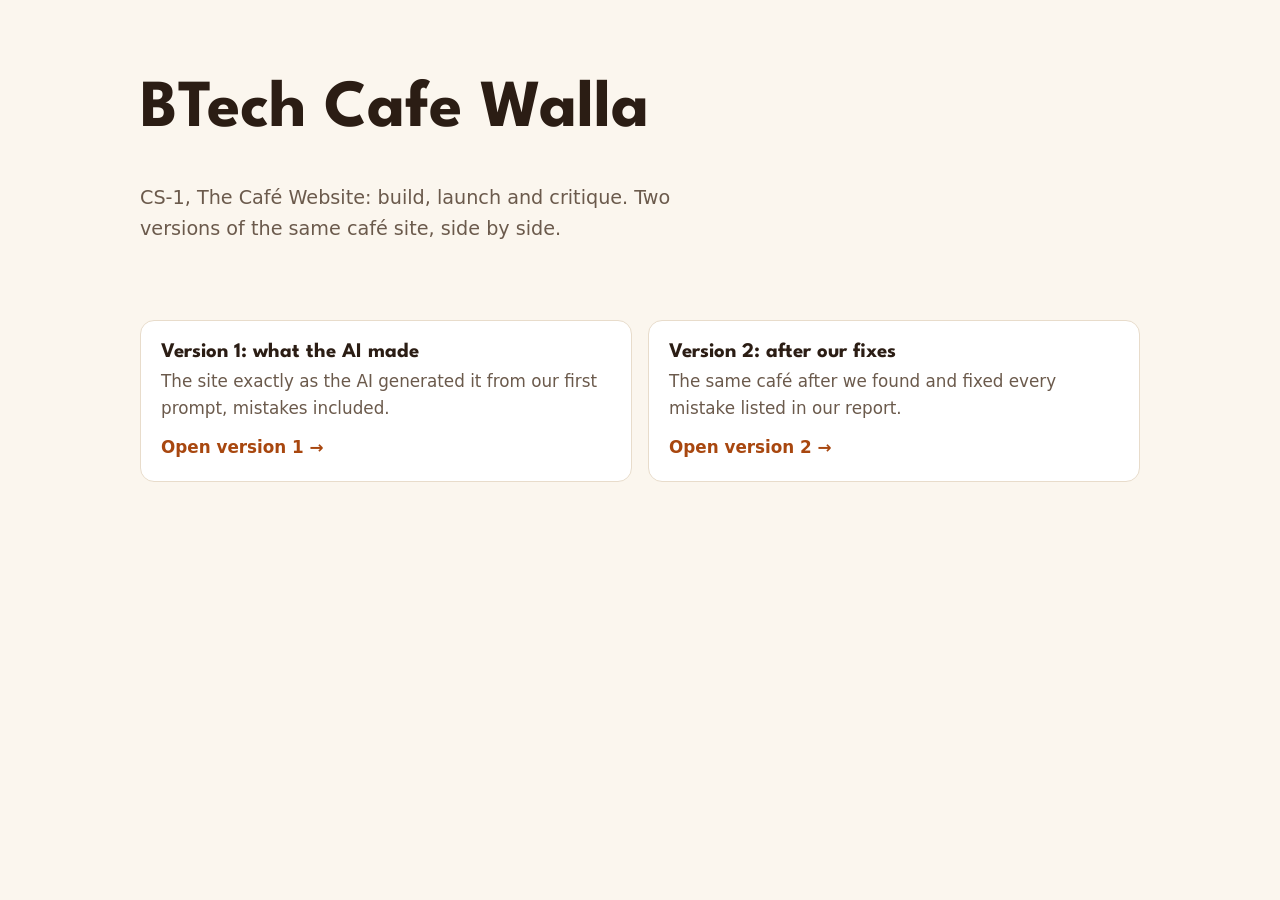
<file: index.html>
<!DOCTYPE html>
<html lang="en">
<head>
  <meta charset="UTF-8">
  <meta name="viewport" content="width=device-width, initial-scale=1">
  <title>BTech Cafe Walla · AI course project</title>
  <link rel="stylesheet" href="fixed/style.css">
  <style>
    .versions { display: grid; grid-template-columns: repeat(auto-fit, minmax(260px, 1fr)); gap: 16px; margin-bottom: 64px; }
    .versions a { display: block; text-decoration: none; color: var(--ink); }
    .versions .card:hover { border-color: var(--accent); }
    .versions .tagline { font-weight: 600; color: var(--accent); margin-top: 12px; }
  </style>
</head>
<body>
  <main class="wrap">
    <div class="hero">
      <h1>BTech Cafe Walla</h1>
      <p>CS-1, The Café Website: build, launch and critique. Two versions of the same café site, side by side.</p>
    </div>
    <div class="versions">
      <a href="ai-version/index.html">
        <div class="card">
          <h3>Version 1: what the AI made</h3>
          <p>The site exactly as the AI generated it from our first prompt, mistakes included.</p>
          <p class="tagline">Open version 1 →</p>
        </div>
      </a>
      <a href="fixed/index.html">
        <div class="card">
          <h3>Version 2: after our fixes</h3>
          <p>The same café after we found and fixed every mistake listed in our report.</p>
          <p class="tagline">Open version 2 →</p>
        </div>
      </a>
    </div>
  </main>
</body>
</html>
</file>
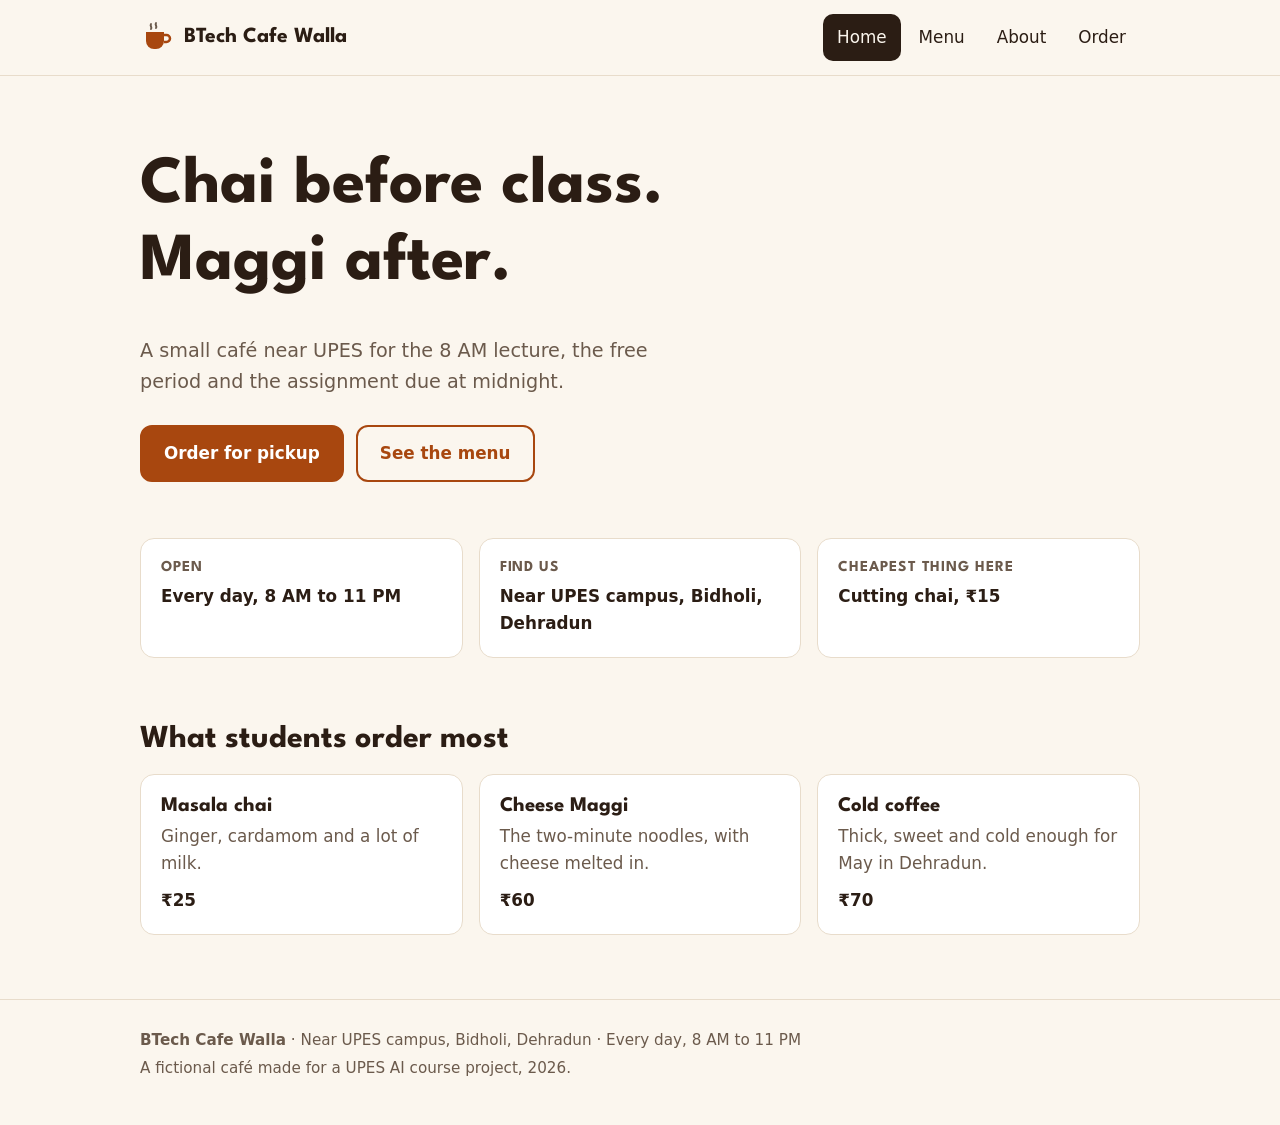
<file: fixed/index.html>
<!DOCTYPE html>
<html lang="en">
<head>
  <meta charset="UTF-8">
  <meta name="viewport" content="width=device-width, initial-scale=1">
  <title>BTech Cafe Walla · Chai and Maggi near UPES</title>
  <meta name="description" content="Chai, coffee, Maggi and sandwiches near UPES, Dehradun. Order ahead and pick up at the counter.">
  <link rel="stylesheet" href="style.css">
</head>
<body>
  <a class="skip" href="#main">Skip to content</a>

  <header class="top">
    <div class="wrap">
      <a class="brand" href="index.html">
        <svg width="34" height="34" viewBox="0 0 34 34" aria-hidden="true"><path d="M6 12h18v9a8 8 0 0 1-8 8h-2a8 8 0 0 1-8-8z" fill="#a8470f"/><path d="M24 15h2.5a3.5 3.5 0 0 1 0 7H24" fill="none" stroke="#a8470f" stroke-width="2.5"/><path d="M11 4c-1.5 2 1.5 3 0 5M16 3c-1.5 2 1.5 3 0 5" fill="none" stroke="#6b5a4c" stroke-width="2" stroke-linecap="round"/></svg>
        BTech Cafe Walla
      </a>
      <nav aria-label="Main">
        <ul class="nav">
          <li><a href="index.html">Home</a></li>
          <li><a href="menu.html">Menu</a></li>
          <li><a href="about.html">About</a></li>
          <li><a href="order.html">Order</a></li>
        </ul>
      </nav>
    </div>
  </header>

  <main id="main" class="wrap">
    <div class="hero">
      <h1>Chai before class. Maggi after.</h1>
      <p>A small café near UPES for the 8 AM lecture, the free period and the assignment due at midnight.</p>
      <div class="actions">
        <a class="button" href="order.html">Order for pickup</a>
        <a class="button ghost" href="menu.html">See the menu</a>
      </div>
    </div>

    <div class="facts">
      <div class="fact">
        <h2>Open</h2>
        <p data-cafe="hours"></p>
      </div>
      <div class="fact">
        <h2>Find us</h2>
        <p data-cafe="location"></p>
      </div>
      <div class="fact">
        <h2>Cheapest thing here</h2>
        <p>Cutting chai, ₹15</p>
      </div>
    </div>

    <section>
      <h2>What students order most</h2>
      <div class="cards">
        <div class="card">
          <h3>Masala chai</h3>
          <p>Ginger, cardamom and a lot of milk.</p>
          <p class="price">₹25</p>
        </div>
        <div class="card">
          <h3>Cheese Maggi</h3>
          <p>The two-minute noodles, with cheese melted in.</p>
          <p class="price">₹60</p>
        </div>
        <div class="card">
          <h3>Cold coffee</h3>
          <p>Thick, sweet and cold enough for May in Dehradun.</p>
          <p class="price">₹70</p>
        </div>
      </div>
    </section>
  </main>

  <footer class="foot">
    <div class="wrap">
      <p><strong>BTech Cafe Walla</strong> · <span data-cafe="location"></span> · <span data-cafe="hours"></span></p>
      <p>A fictional café made for a UPES AI course project, <span data-year></span>.</p>
    </div>
  </footer>

  <script src="cafe.js"></script>
</body>
</html>
</file>
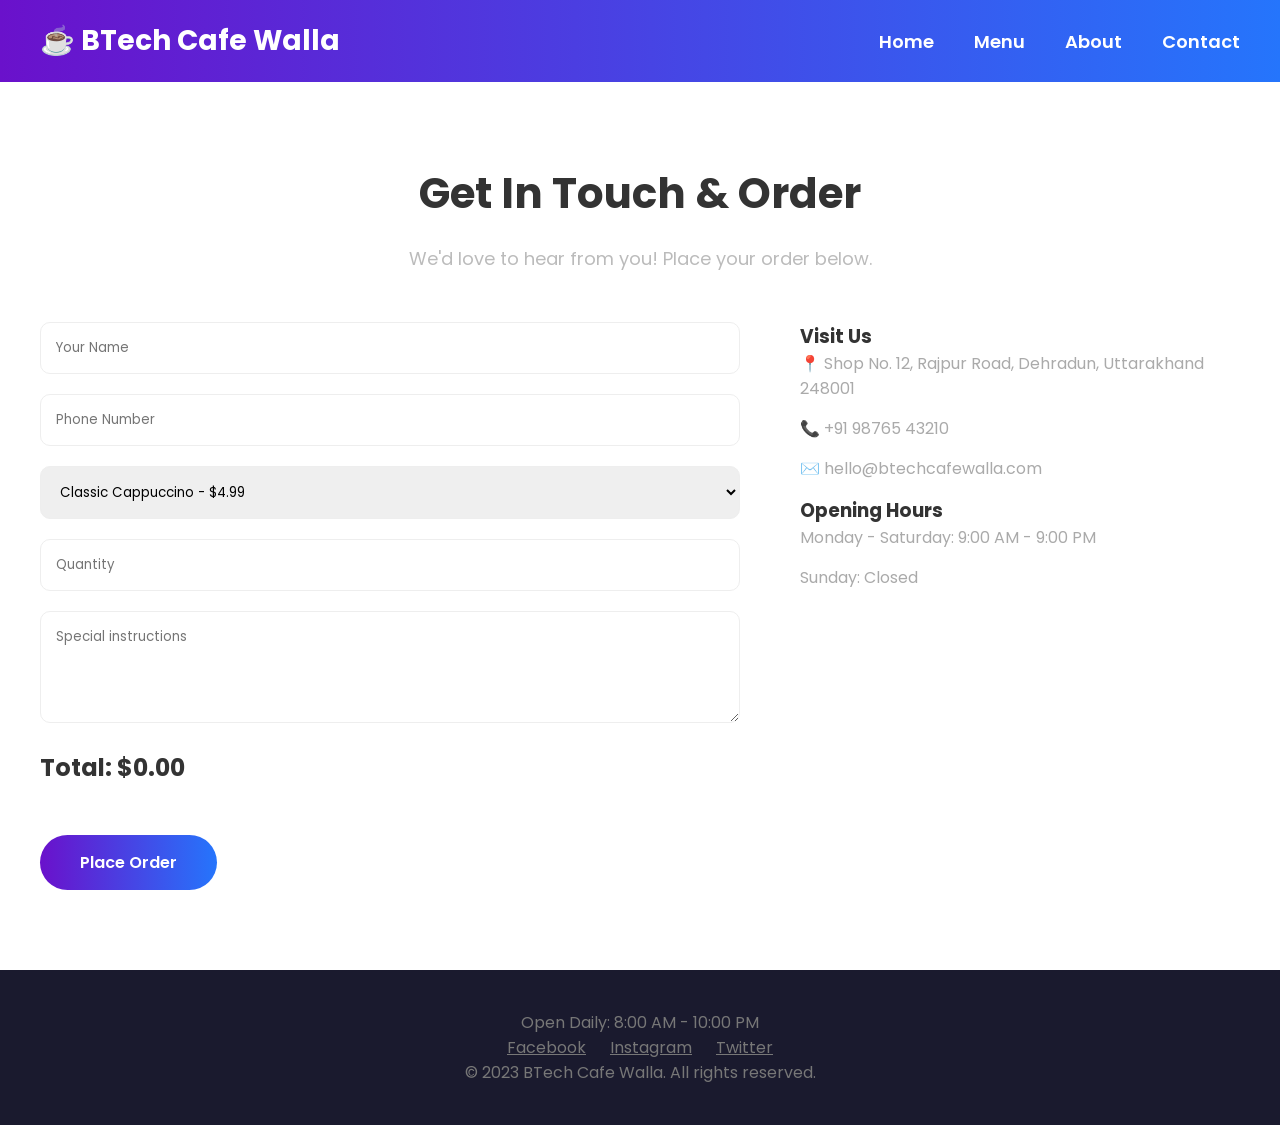
<file: ai-version/contact.html>
<!DOCTYPE html>
<html lang="en">
<head>
  <meta charset="UTF-8">
  <title>Contact & Order - BTech Cafe Walla</title>
  <link rel="stylesheet" href="style.css">
</head>
<body>

  <nav class="navbar">
    <div class="container">
      <div class="logo">☕ BTech Cafe Walla</div>
      <ul class="nav-links">
        <li><a href="index.html">Home</a></li>
        <li><a href="Menu.html">Menu</a></li>
        <li><a href="About.html">About</a></li>
        <li><a href="contact.html">Contact</a></li>
      </ul>
    </div>
  </nav>

  <section class="section">
    <div class="container">
      <h2>Get In Touch & Order</h2>
      <p class="subtitle">We'd love to hear from you! Place your order below.</p>

      <div class="contact-wrap">
        <form class="contact-form" id="orderForm">
          <input type="text" id="name" placeholder="Your Name">
          <input type="text" id="phone" placeholder="Phone Number">
          <select id="item">
            <option value="4.99">Classic Cappuccino - $4.99</option>
            <option value="5.49">Caramel Macchiato - $5.49</option>
            <option value="2.99">Masala Chai - $2.99</option>
            <option value="6.99">Paneer Tikka Sandwich - $6.99</option>
            <option value="3.99">Walnut Brownie - $3.99</option>
          </select>
          <input type="number" id="qty" placeholder="Quantity">
          <textarea id="message" rows="4" placeholder="Special instructions"></textarea>
          <div id="total">Total: $0.00</div>
          <div class="btn" onclick="placeOrder()">Place Order</div>
        </form>

        <div class="contact-info">
          <h3>Visit Us</h3>
          <p>📍 Shop No. 12, Rajpur Road, Dehradun, Uttarakhand 248001</p>
          <p>📞 +91 98765 43210</p>
          <p>✉️ hello@btechcafewalla.com</p>
          <h3>Opening Hours</h3>
          <p>Monday - Saturday: 9:00 AM - 9:00 PM</p>
          <p>Sunday: Closed</p>
        </div>
      </div>
    </div>
  </section>

  <footer>
    <p>Open Daily: 8:00 AM - 10:00 PM</p>
    <p>
      <a href="#">Facebook</a>
      <a href="#">Instagram</a>
      <a href="#">Twitter</a>
    </p>
    <p>&copy; 2023 BTech Cafe Walla. All rights reserved.</p>
  </footer>

  <script>
    const deliveryCharge = "2";

    function updateTotal() {
      const price = document.getElementById("item").value;
      const qty = document.getElementById("qty").value;
      const total = price * qty + deliveryCharge;
      document.getElementById("total").innerText = "Total: $" + total;
    }

    document.getElementById("item").addEventListener("change", updateTotal);
    document.getElementById("qty").addEventListener("input", updateTotal);

    function placeOrder() {
      alert("Thank you! Your order has been placed successfully. We will contact you shortly.");
      document.getElementById("orderForm").reset();
    }
  </script>

</body>
</html>
</file>
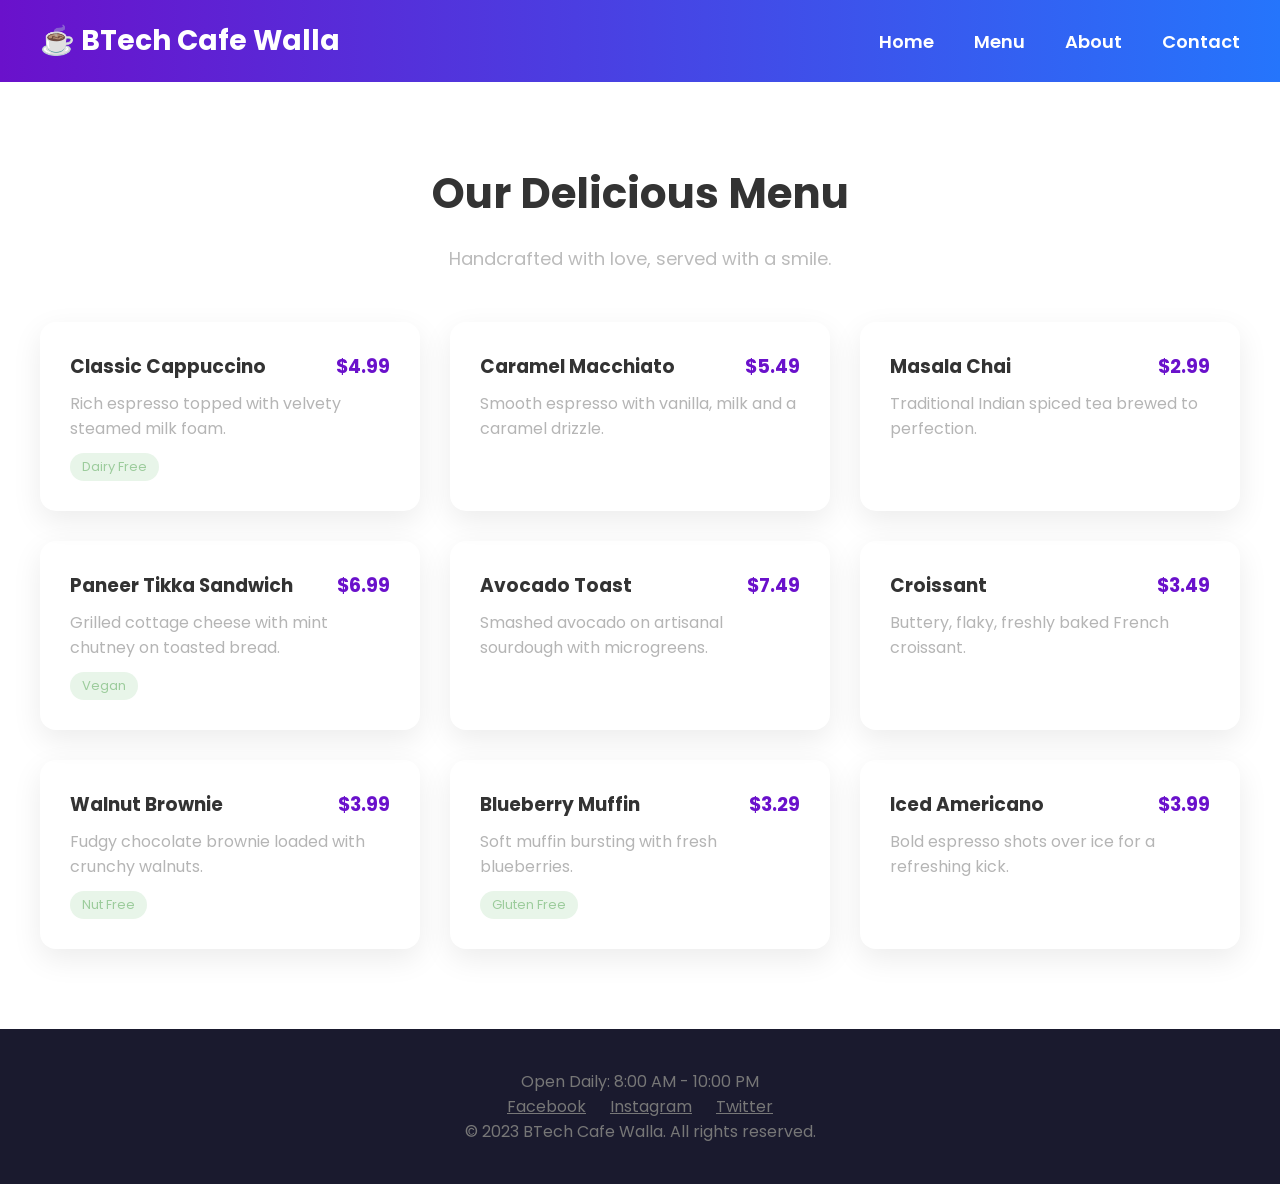
<file: ai-version/menu.html>
<!DOCTYPE html>
<html lang="en">
<head>
  <meta charset="UTF-8">
  <title>Menu - BTech Cafe Walla</title>
  <link rel="stylesheet" href="style.css">
</head>
<body>

  <nav class="navbar">
    <div class="container">
      <div class="logo">☕ BTech Cafe Walla</div>
      <ul class="nav-links">
        <li><a href="index.html">Home</a></li>
        <li><a href="Menu.html">Menu</a></li>
        <li><a href="About.html">About</a></li>
        <li><a href="contact.html">Contact</a></li>
      </ul>
    </div>
  </nav>

  <section class="section">
    <div class="container">
      <h2>Our Delicious Menu</h2>
      <p class="subtitle">Handcrafted with love, served with a smile.</p>

      <div class="menu-grid">
        <div class="menu-item">
          <h3>Classic Cappuccino <span class="price">$4.99</span></h3>
          <p>Rich espresso topped with velvety steamed milk foam.</p>
          <span class="tag">Dairy Free</span>
        </div>
        <div class="menu-item">
          <h3>Caramel Macchiato <span class="price">$5.49</span></h3>
          <p>Smooth espresso with vanilla, milk and a caramel drizzle.</p>
        </div>
        <div class="menu-item">
          <h3>Masala Chai <span class="price">$2.99</span></h3>
          <p>Traditional Indian spiced tea brewed to perfection.</p>
        </div>
        <div class="menu-item">
          <h3>Paneer Tikka Sandwich <span class="price">$6.99</span></h3>
          <p>Grilled cottage cheese with mint chutney on toasted bread.</p>
          <span class="tag">Vegan</span>
        </div>
        <div class="menu-item">
          <h3>Avocado Toast <span class="price">$7.49</span></h3>
          <p>Smashed avocado on artisanal sourdough with microgreens.</p>
        </div>
        <div class="menu-item">
          <h3>Croissant <span class="price">$3.49</span></h3>
          <p>Buttery, flaky, freshly baked French croissant.</p>
        </div>
        <div class="menu-item">
          <h3>Walnut Brownie <span class="price">$3.99</span></h3>
          <p>Fudgy chocolate brownie loaded with crunchy walnuts.</p>
          <span class="tag">Nut Free</span>
        </div>
        <div class="menu-item">
          <h3>Blueberry Muffin <span class="price">$3.29</span></h3>
          <p>Soft muffin bursting with fresh blueberries.</p>
          <span class="tag">Gluten Free</span>
        </div>
        <div class="menu-item">
          <h3>Iced Americano <span class="price">$3.99</span></h3>
          <p>Bold espresso shots over ice for a refreshing kick.</p>
        </div>
      </div>
    </div>
  </section>

  <footer>
    <p>Open Daily: 8:00 AM - 10:00 PM</p>
    <p>
      <a href="#">Facebook</a>
      <a href="#">Instagram</a>
      <a href="#">Twitter</a>
    </p>
    <p>&copy; 2023 BTech Cafe Walla. All rights reserved.</p>
  </footer>

</body>
</html>
</file>
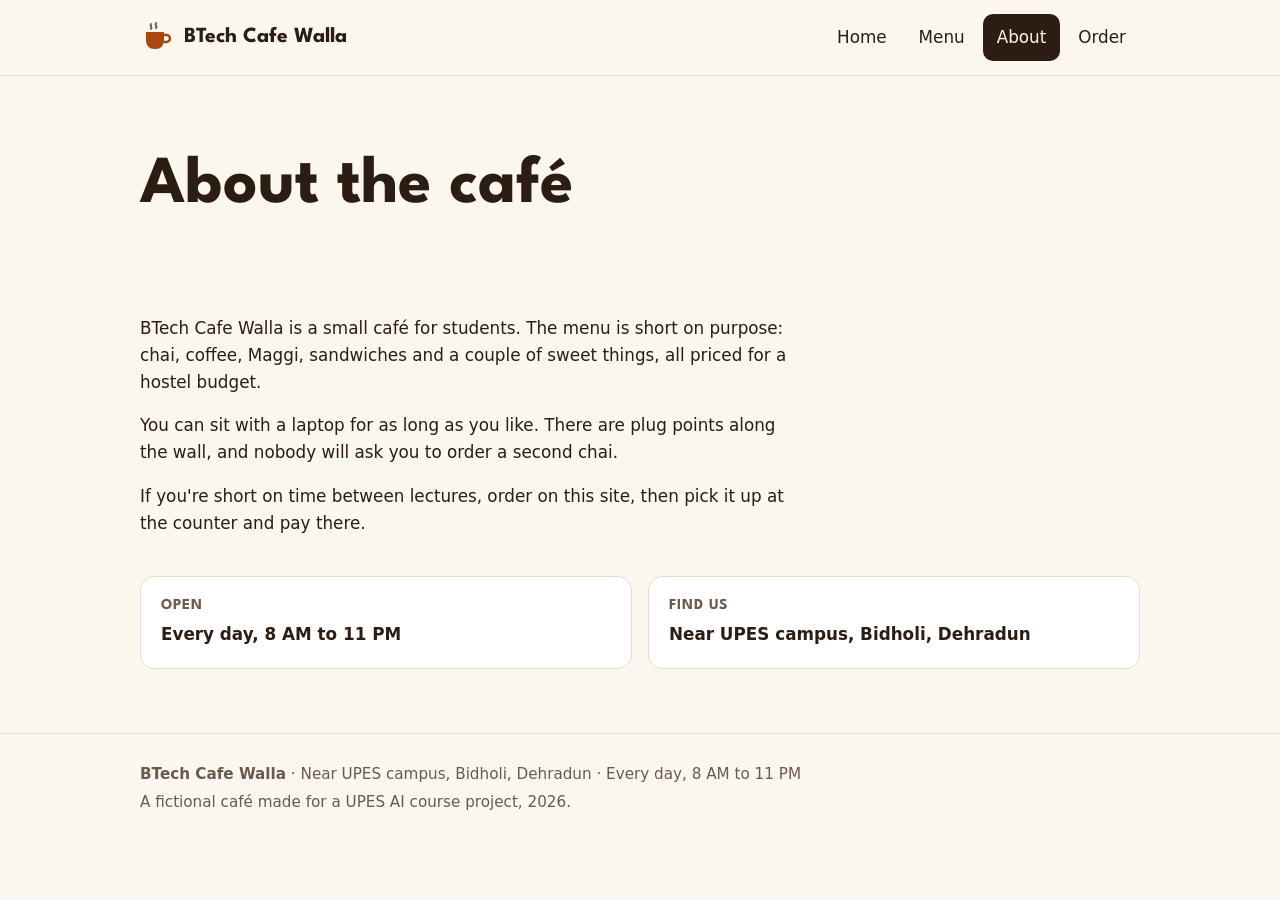
<file: fixed/about.html>
<!DOCTYPE html>
<html lang="en">
<head>
  <meta charset="UTF-8">
  <meta name="viewport" content="width=device-width, initial-scale=1">
  <title>About · BTech Cafe Walla</title>
  <link rel="stylesheet" href="style.css">
</head>
<body>
  <a class="skip" href="#main">Skip to content</a>

  <header class="top">
    <div class="wrap">
      <a class="brand" href="index.html">
        <svg width="34" height="34" viewBox="0 0 34 34" aria-hidden="true"><path d="M6 12h18v9a8 8 0 0 1-8 8h-2a8 8 0 0 1-8-8z" fill="#a8470f"/><path d="M24 15h2.5a3.5 3.5 0 0 1 0 7H24" fill="none" stroke="#a8470f" stroke-width="2.5"/><path d="M11 4c-1.5 2 1.5 3 0 5M16 3c-1.5 2 1.5 3 0 5" fill="none" stroke="#6b5a4c" stroke-width="2" stroke-linecap="round"/></svg>
        BTech Cafe Walla
      </a>
      <nav aria-label="Main">
        <ul class="nav">
          <li><a href="index.html">Home</a></li>
          <li><a href="menu.html">Menu</a></li>
          <li><a href="about.html">About</a></li>
          <li><a href="order.html">Order</a></li>
        </ul>
      </nav>
    </div>
  </header>

  <main id="main" class="wrap">
    <div class="hero">
      <h1>About the café</h1>
    </div>

    <div class="prose">
      <p>BTech Cafe Walla is a small café for students. The menu is short on purpose: chai, coffee, Maggi, sandwiches and a couple of sweet things, all priced for a hostel budget.</p>
      <p>You can sit with a laptop for as long as you like. There are plug points along the wall, and nobody will ask you to order a second chai.</p>
      <p>If you're short on time between lectures, order on this site, then pick it up at the counter and pay there.</p>
    </div>

    <div class="facts" style="margin-top:40px">
      <div class="fact">
        <h2>Open</h2>
        <p data-cafe="hours"></p>
      </div>
      <div class="fact">
        <h2>Find us</h2>
        <p data-cafe="location"></p>
      </div>
    </div>
  </main>

  <footer class="foot">
    <div class="wrap">
      <p><strong>BTech Cafe Walla</strong> · <span data-cafe="location"></span> · <span data-cafe="hours"></span></p>
      <p>A fictional café made for a UPES AI course project, <span data-year></span>.</p>
    </div>
  </footer>

  <script src="cafe.js"></script>
</body>
</html>
</file>
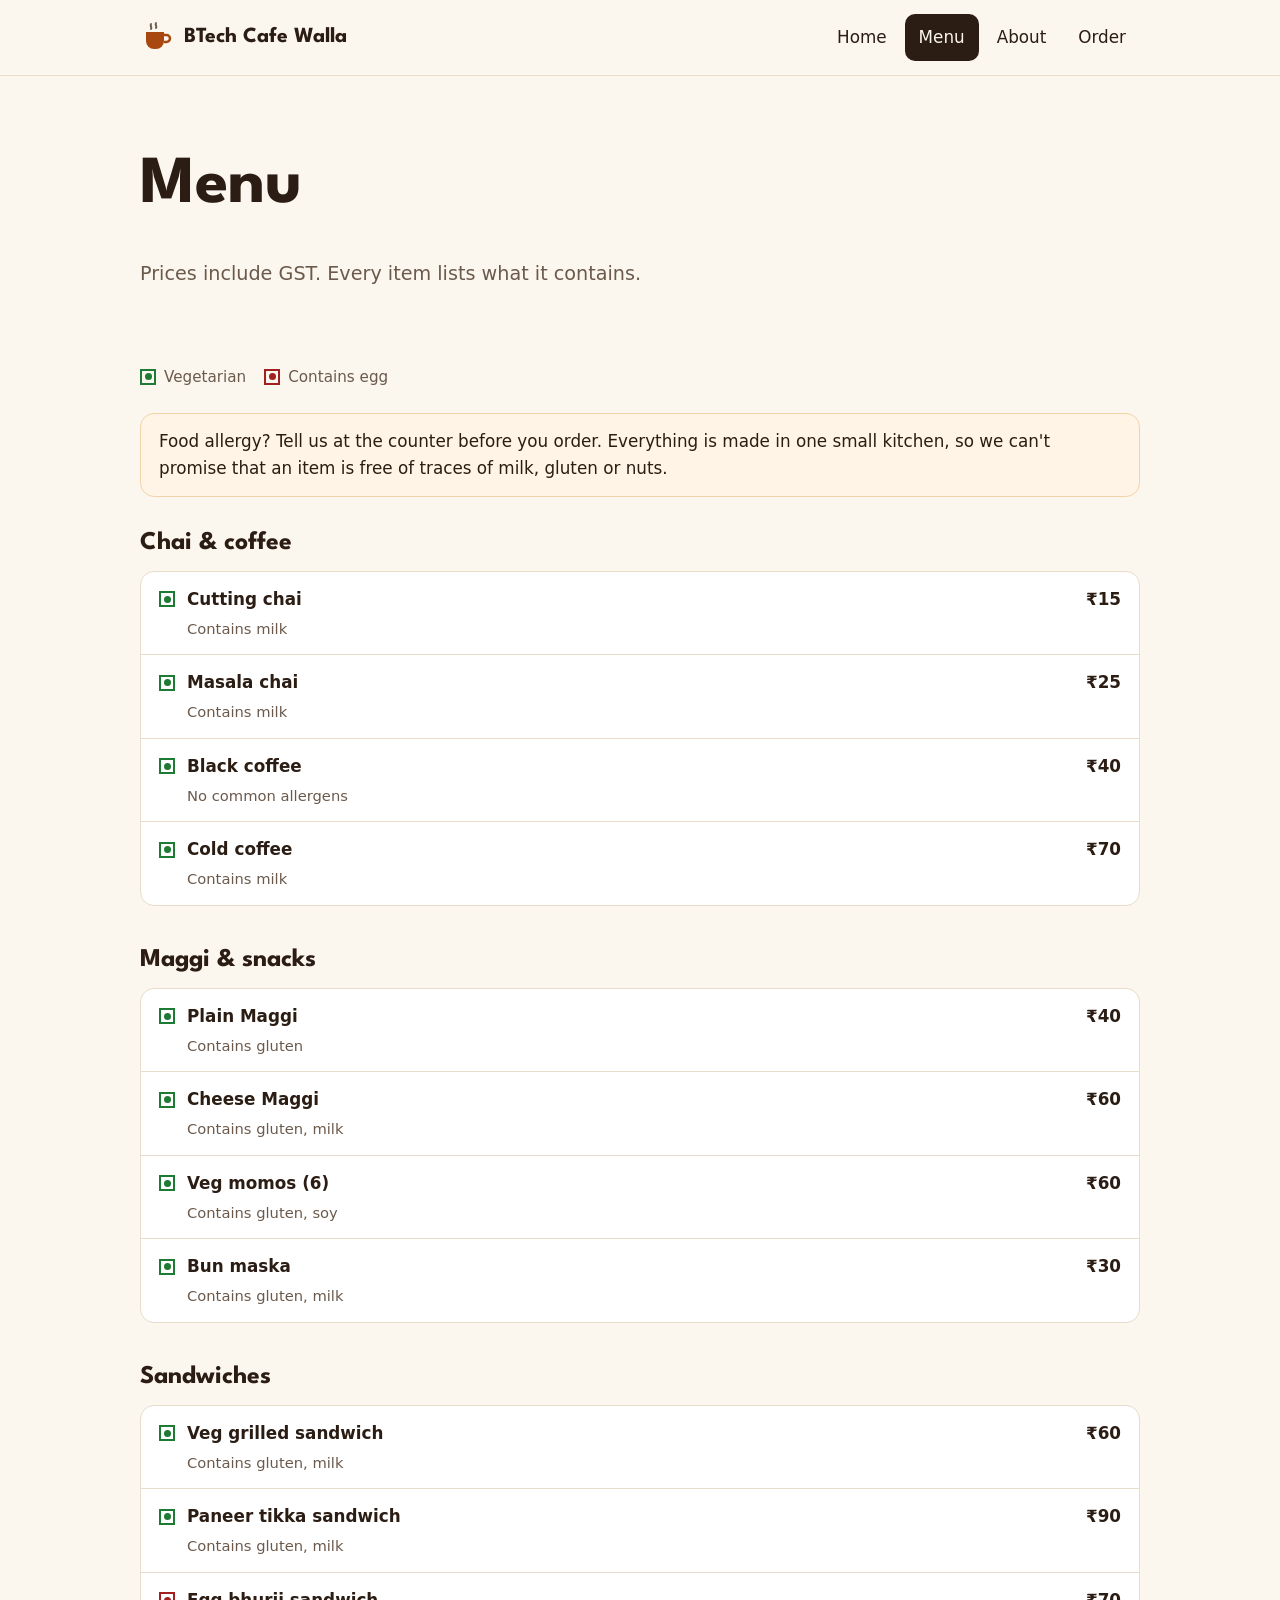
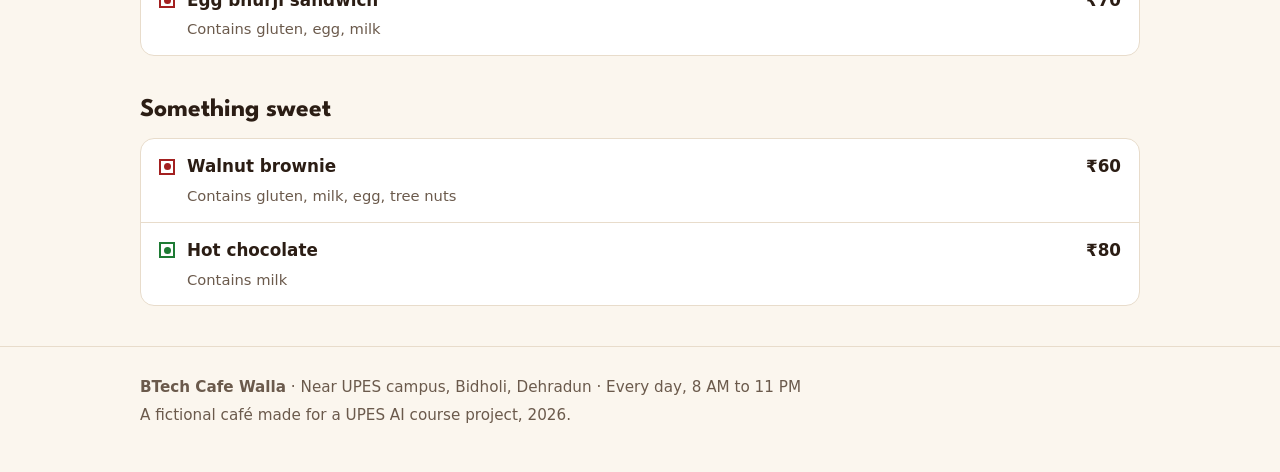
<file: fixed/menu.html>
<!DOCTYPE html>
<html lang="en">
<head>
  <meta charset="UTF-8">
  <meta name="viewport" content="width=device-width, initial-scale=1">
  <title>Menu · BTech Cafe Walla</title>
  <link rel="stylesheet" href="style.css">
</head>
<body>
  <a class="skip" href="#main">Skip to content</a>

  <header class="top">
    <div class="wrap">
      <a class="brand" href="index.html">
        <svg width="34" height="34" viewBox="0 0 34 34" aria-hidden="true"><path d="M6 12h18v9a8 8 0 0 1-8 8h-2a8 8 0 0 1-8-8z" fill="#a8470f"/><path d="M24 15h2.5a3.5 3.5 0 0 1 0 7H24" fill="none" stroke="#a8470f" stroke-width="2.5"/><path d="M11 4c-1.5 2 1.5 3 0 5M16 3c-1.5 2 1.5 3 0 5" fill="none" stroke="#6b5a4c" stroke-width="2" stroke-linecap="round"/></svg>
        BTech Cafe Walla
      </a>
      <nav aria-label="Main">
        <ul class="nav">
          <li><a href="index.html">Home</a></li>
          <li><a href="menu.html">Menu</a></li>
          <li><a href="about.html">About</a></li>
          <li><a href="order.html">Order</a></li>
        </ul>
      </nav>
    </div>
  </header>

  <main id="main" class="wrap">
    <div class="hero">
      <h1>Menu</h1>
      <p>Prices include GST. Every item lists what it contains.</p>
    </div>

    <div class="legend">
      <span><i class="mark veg" aria-hidden="true"></i> Vegetarian</span>
      <span><i class="mark nonveg" aria-hidden="true"></i> Contains egg</span>
    </div>

    <p class="note">Food allergy? Tell us at the counter before you order. Everything is made in one small kitchen, so we can't promise that an item is free of traces of milk, gluten or nuts.</p>

    <div id="menu"></div>
  </main>

  <footer class="foot">
    <div class="wrap">
      <p><strong>BTech Cafe Walla</strong> · <span data-cafe="location"></span> · <span data-cafe="hours"></span></p>
      <p>A fictional café made for a UPES AI course project, <span data-year></span>.</p>
    </div>
  </footer>

  <script src="cafe.js"></script>
  <script>
    const root = document.getElementById("menu");
    for (const group of CAFE.menu) {
      const sec = document.createElement("section");
      sec.className = "menu-section";
      const h = document.createElement("h2");
      h.textContent = group.section;
      const ul = document.createElement("ul");
      ul.className = "menu-list";
      for (const item of group.items) {
        const li = document.createElement("li");
        const mark = document.createElement("i");
        mark.className = "mark " + (item.veg ? "veg" : "nonveg");
        mark.setAttribute("role", "img");
        mark.setAttribute("aria-label", item.veg ? "Vegetarian" : "Contains egg");
        const name = document.createElement("span");
        name.className = "name";
        name.textContent = item.name;
        const price = document.createElement("span");
        price.className = "price";
        price.textContent = rupees(item.price);
        const contains = document.createElement("span");
        contains.className = "contains";
        contains.textContent = item.contains.length
          ? "Contains " + item.contains.join(", ")
          : "No common allergens";
        li.append(mark, name, price, contains);
        ul.append(li);
      }
      sec.append(h, ul);
      root.append(sec);
    }
  </script>
</body>
</html>
</file>
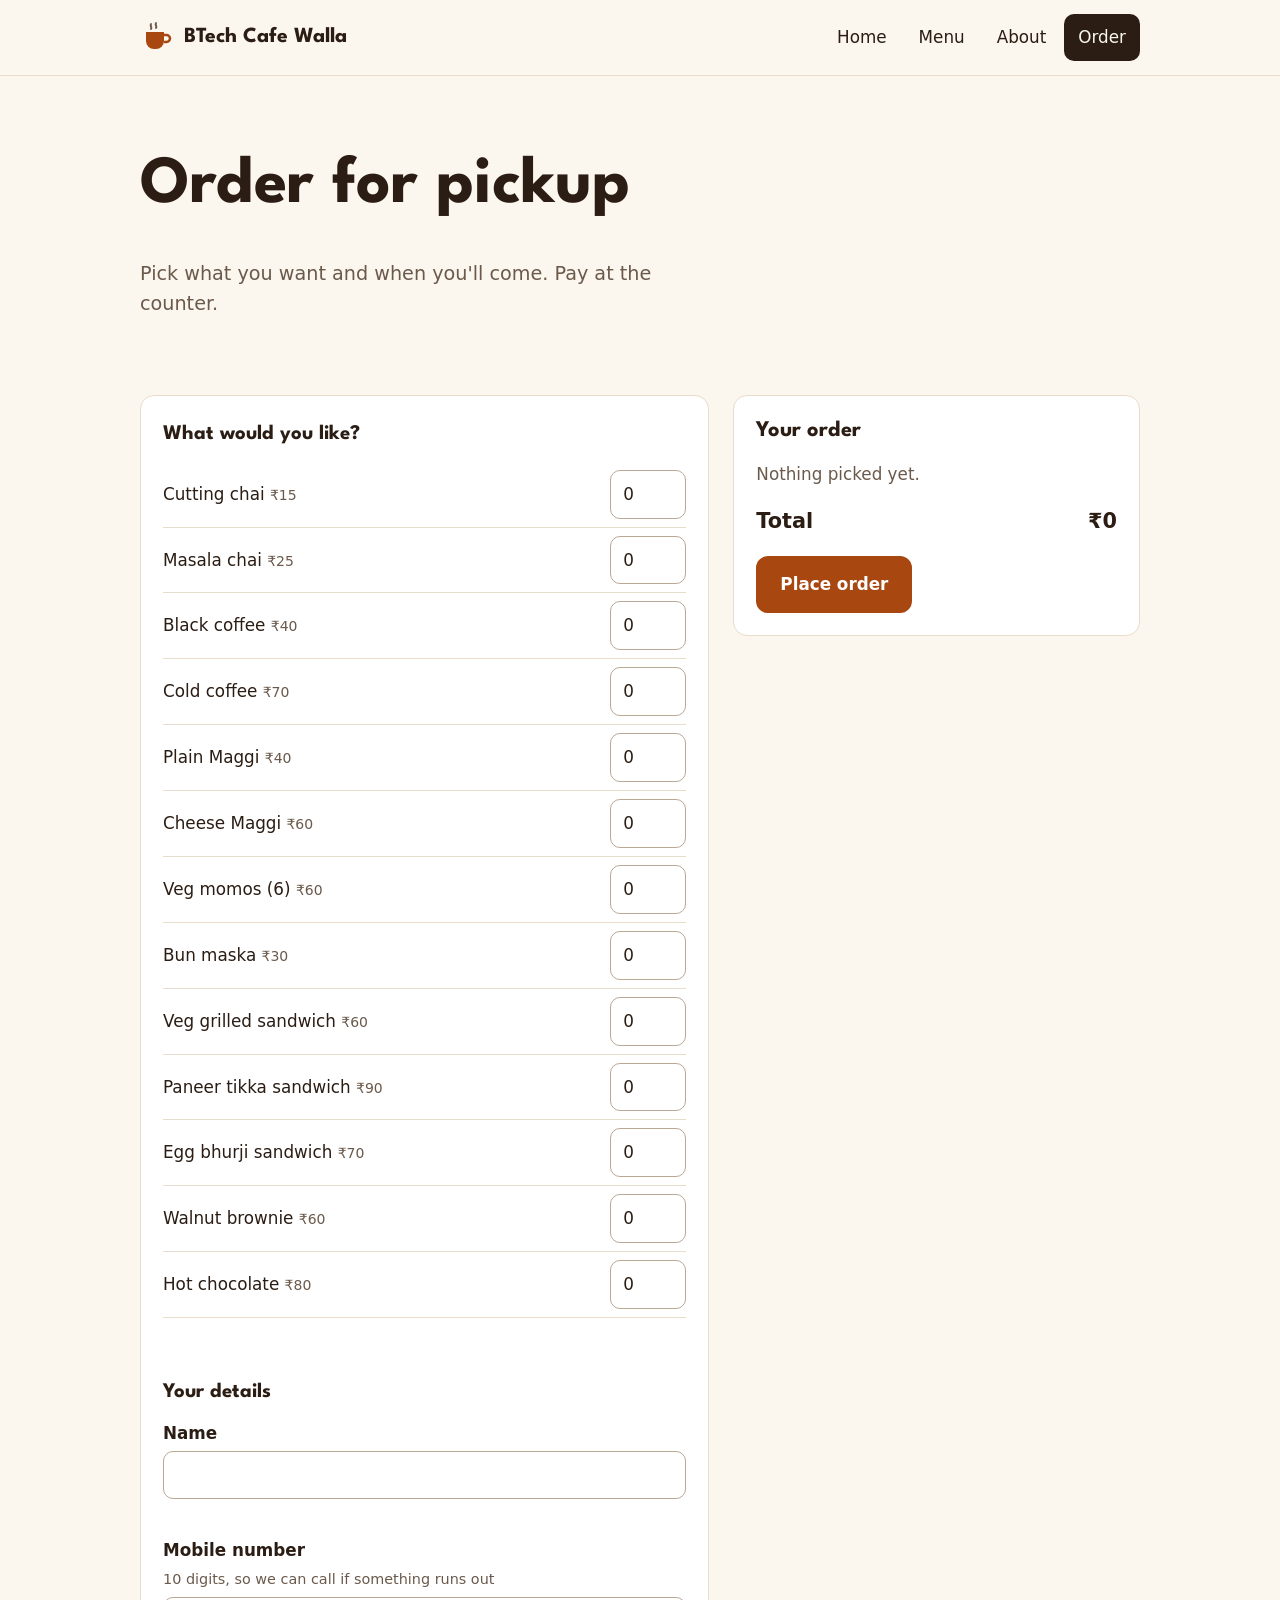
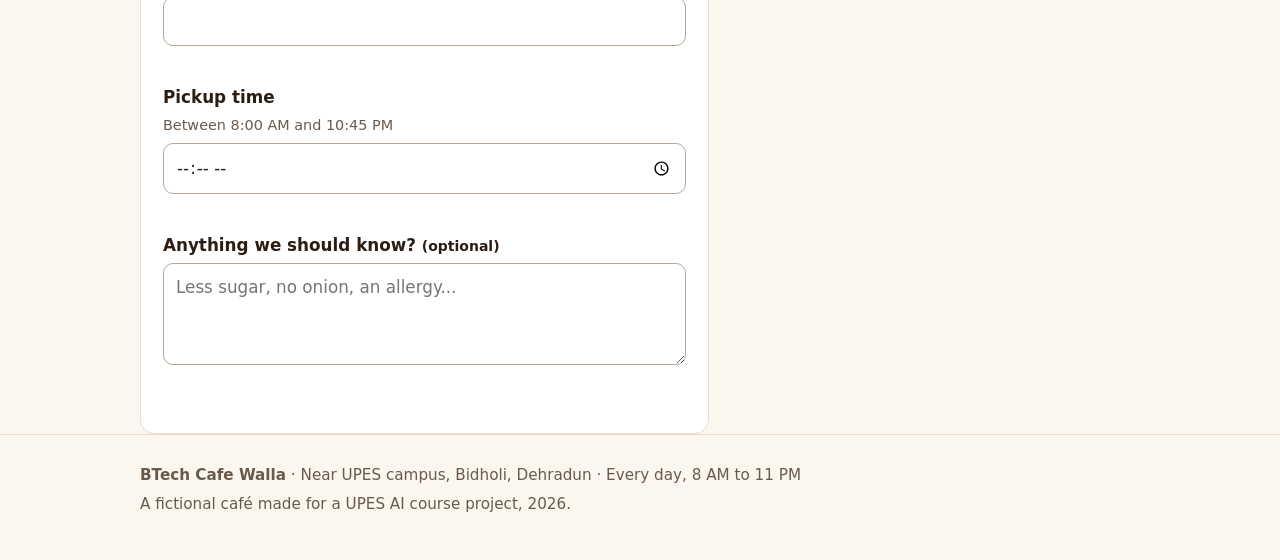
<file: fixed/order.html>
<!DOCTYPE html>
<html lang="en">
<head>
  <meta charset="UTF-8">
  <meta name="viewport" content="width=device-width, initial-scale=1">
  <title>Order for pickup · BTech Cafe Walla</title>
  <link rel="stylesheet" href="style.css">
</head>
<body>
  <a class="skip" href="#main">Skip to content</a>

  <header class="top">
    <div class="wrap">
      <a class="brand" href="index.html">
        <svg width="34" height="34" viewBox="0 0 34 34" aria-hidden="true"><path d="M6 12h18v9a8 8 0 0 1-8 8h-2a8 8 0 0 1-8-8z" fill="#a8470f"/><path d="M24 15h2.5a3.5 3.5 0 0 1 0 7H24" fill="none" stroke="#a8470f" stroke-width="2.5"/><path d="M11 4c-1.5 2 1.5 3 0 5M16 3c-1.5 2 1.5 3 0 5" fill="none" stroke="#6b5a4c" stroke-width="2" stroke-linecap="round"/></svg>
        BTech Cafe Walla
      </a>
      <nav aria-label="Main">
        <ul class="nav">
          <li><a href="index.html">Home</a></li>
          <li><a href="menu.html">Menu</a></li>
          <li><a href="about.html">About</a></li>
          <li><a href="order.html">Order</a></li>
        </ul>
      </nav>
    </div>
  </header>

  <main id="main" class="wrap">
    <div class="hero">
      <h1>Order for pickup</h1>
      <p>Pick what you want and when you'll come. Pay at the counter.</p>
    </div>

    <div class="order">
      <form id="form" class="panel" novalidate>
        <fieldset>
          <legend>What would you like?</legend>
          <div id="picks"></div>
          <p class="error" id="items-error" role="alert"></p>
        </fieldset>

        <fieldset>
          <legend>Your details</legend>
          <div class="field">
            <label for="name">Name</label>
            <input id="name" name="name" autocomplete="name" required maxlength="40">
            <p class="error" id="name-error"></p>
          </div>
          <div class="field">
            <label for="phone">Mobile number</label>
            <span class="hint" id="phone-hint">10 digits, so we can call if something runs out</span>
            <input id="phone" name="phone" type="tel" inputmode="numeric" autocomplete="tel-national" required aria-describedby="phone-hint">
            <p class="error" id="phone-error"></p>
          </div>
          <div class="field">
            <label for="time">Pickup time</label>
            <span class="hint" id="time-hint">Between 8:00 AM and 10:45 PM</span>
            <input id="time" name="time" type="time" required min="08:00" max="22:45" aria-describedby="time-hint">
            <p class="error" id="time-error"></p>
          </div>
          <div class="field">
            <label for="notes">Anything we should know? <small>(optional)</small></label>
            <textarea id="notes" name="notes" rows="3" maxlength="200" placeholder="Less sugar, no onion, an allergy..."></textarea>
          </div>
        </fieldset>
      </form>

      <aside class="panel summary" aria-labelledby="sum-title">
        <div id="cart">
          <h2 id="sum-title">Your order</h2>
          <ul id="lines"></ul>
          <p class="empty" id="empty">Nothing picked yet.</p>
          <div class="total"><span>Total</span><span id="total" aria-live="polite">₹0</span></div>
          <button class="button" type="submit" form="form">Place order</button>
        </div>
        <div id="done" hidden>
          <h2 tabindex="-1">Order noted</h2>
          <p>Your token number</p>
          <p class="token" id="token"></p>
          <p id="done-text"></p>
          <p>Show this screen at the counter and pay there. This site doesn't send orders to the kitchen yet.</p>
          <button class="button ghost" type="button" id="again">Start a new order</button>
        </div>
      </aside>
    </div>
  </main>

  <footer class="foot">
    <div class="wrap">
      <p><strong>BTech Cafe Walla</strong> · <span data-cafe="location"></span> · <span data-cafe="hours"></span></p>
      <p>A fictional café made for a UPES AI course project, <span data-year></span>.</p>
    </div>
  </footer>

  <script src="cafe.js"></script>
  <script>
    const items = CAFE.menu.flatMap((g) => g.items);
    const picks = document.getElementById("picks");
    const MAX_QTY = 10;

    // One quantity box per menu item, built from the same data as the menu page.
    for (const item of items) {
      const row = document.createElement("div");
      row.className = "pick";
      const label = document.createElement("label");
      label.htmlFor = "q-" + item.id;
      label.innerHTML = item.name + " <small>" + rupees(item.price) + "</small>";
      const input = document.createElement("input");
      input.type = "number";
      input.id = "q-" + item.id;
      input.min = 0;
      input.max = MAX_QTY;
      input.step = 1;
      input.value = 0;
      input.inputMode = "numeric";
      input.dataset.id = item.id;
      row.append(label, input);
      picks.append(row);
    }

    // Read a quantity as a whole number between 0 and MAX_QTY.
    function qty(input) {
      const n = Number.parseInt(input.value, 10);
      if (!Number.isFinite(n) || n < 0) return 0;
      return Math.min(n, MAX_QTY);
    }

    function cart() {
      return items
        .map((item) => ({ item, n: qty(document.getElementById("q-" + item.id)) }))
        .filter((line) => line.n > 0);
    }

    function render() {
      const lines = cart();
      const ul = document.getElementById("lines");
      ul.replaceChildren();
      let total = 0; // whole rupees, so there are no decimal rounding errors
      for (const { item, n } of lines) {
        total += item.price * n;
        const li = document.createElement("li");
        const left = document.createElement("span");
        left.textContent = n + " × " + item.name;
        const right = document.createElement("span");
        right.textContent = rupees(item.price * n);
        li.append(left, right);
        ul.append(li);
      }
      document.getElementById("empty").hidden = lines.length > 0;
      document.getElementById("total").textContent = rupees(total);
      return total;
    }

    picks.addEventListener("input", (e) => {
      // Snap bad values back so the box always shows what we count.
      if (e.target.value !== "" && String(qty(e.target)) !== e.target.value) {
        e.target.value = qty(e.target);
      }
      document.getElementById("items-error").textContent = "";
      render();
    });

    function setError(id, message) {
      const input = document.getElementById(id);
      document.getElementById(id + "-error").textContent = message;
      if (input) input.setAttribute("aria-invalid", message ? "true" : "false");
      return !message;
    }

    document.getElementById("form").addEventListener("submit", (e) => {
      e.preventDefault();
      const name = document.getElementById("name").value.trim();
      const phone = document.getElementById("phone").value.replace(/[\s-]/g, "").replace(/^(\+91|0)/, "");
      const time = document.getElementById("time").value;

      const hasItems = cart().length > 0;
      document.getElementById("items-error").textContent = hasItems ? "" : "Pick at least one item.";
      const ok = [
        hasItems,
        setError("name", name ? "" : "Enter your name."),
        setError("phone", /^[6-9]\d{9}$/.test(phone) ? "" : "Enter a 10-digit Indian mobile number."),
        setError("time", !time ? "Choose a pickup time."
          : time < CAFE.open || time > CAFE.lastOrder ? "We take pickups between 8:00 AM and 10:45 PM." : ""),
      ].every(Boolean);

      if (!ok) {
        const firstBad = document.querySelector('[aria-invalid="true"]') || picks.querySelector("input");
        firstBad.focus();
        return;
      }

      const total = render();
      document.getElementById("token").textContent = "#" + String(Math.floor(100 + Math.random() * 900));
      const [h, m] = time.split(":").map(Number);
      const clock = ((h + 11) % 12 + 1) + ":" + String(m).padStart(2, "0") + (h < 12 ? " AM" : " PM");
      document.getElementById("done-text").textContent =
        name + ", pick it up at " + clock + ". Total " + rupees(total) + ".";
      document.getElementById("cart").hidden = true;
      const done = document.getElementById("done");
      done.hidden = false;
      done.scrollIntoView({ behavior: "smooth", block: "start" });
      done.querySelector("h2").focus({ preventScroll: true });
    });

    document.getElementById("again").addEventListener("click", () => {
      document.getElementById("form").reset();
      ["name", "phone", "time"].forEach((id) => setError(id, ""));
      render();
      document.getElementById("done").hidden = true;
      document.getElementById("cart").hidden = false;
    });

    render();
  </script>
</body>
</html>
</file>
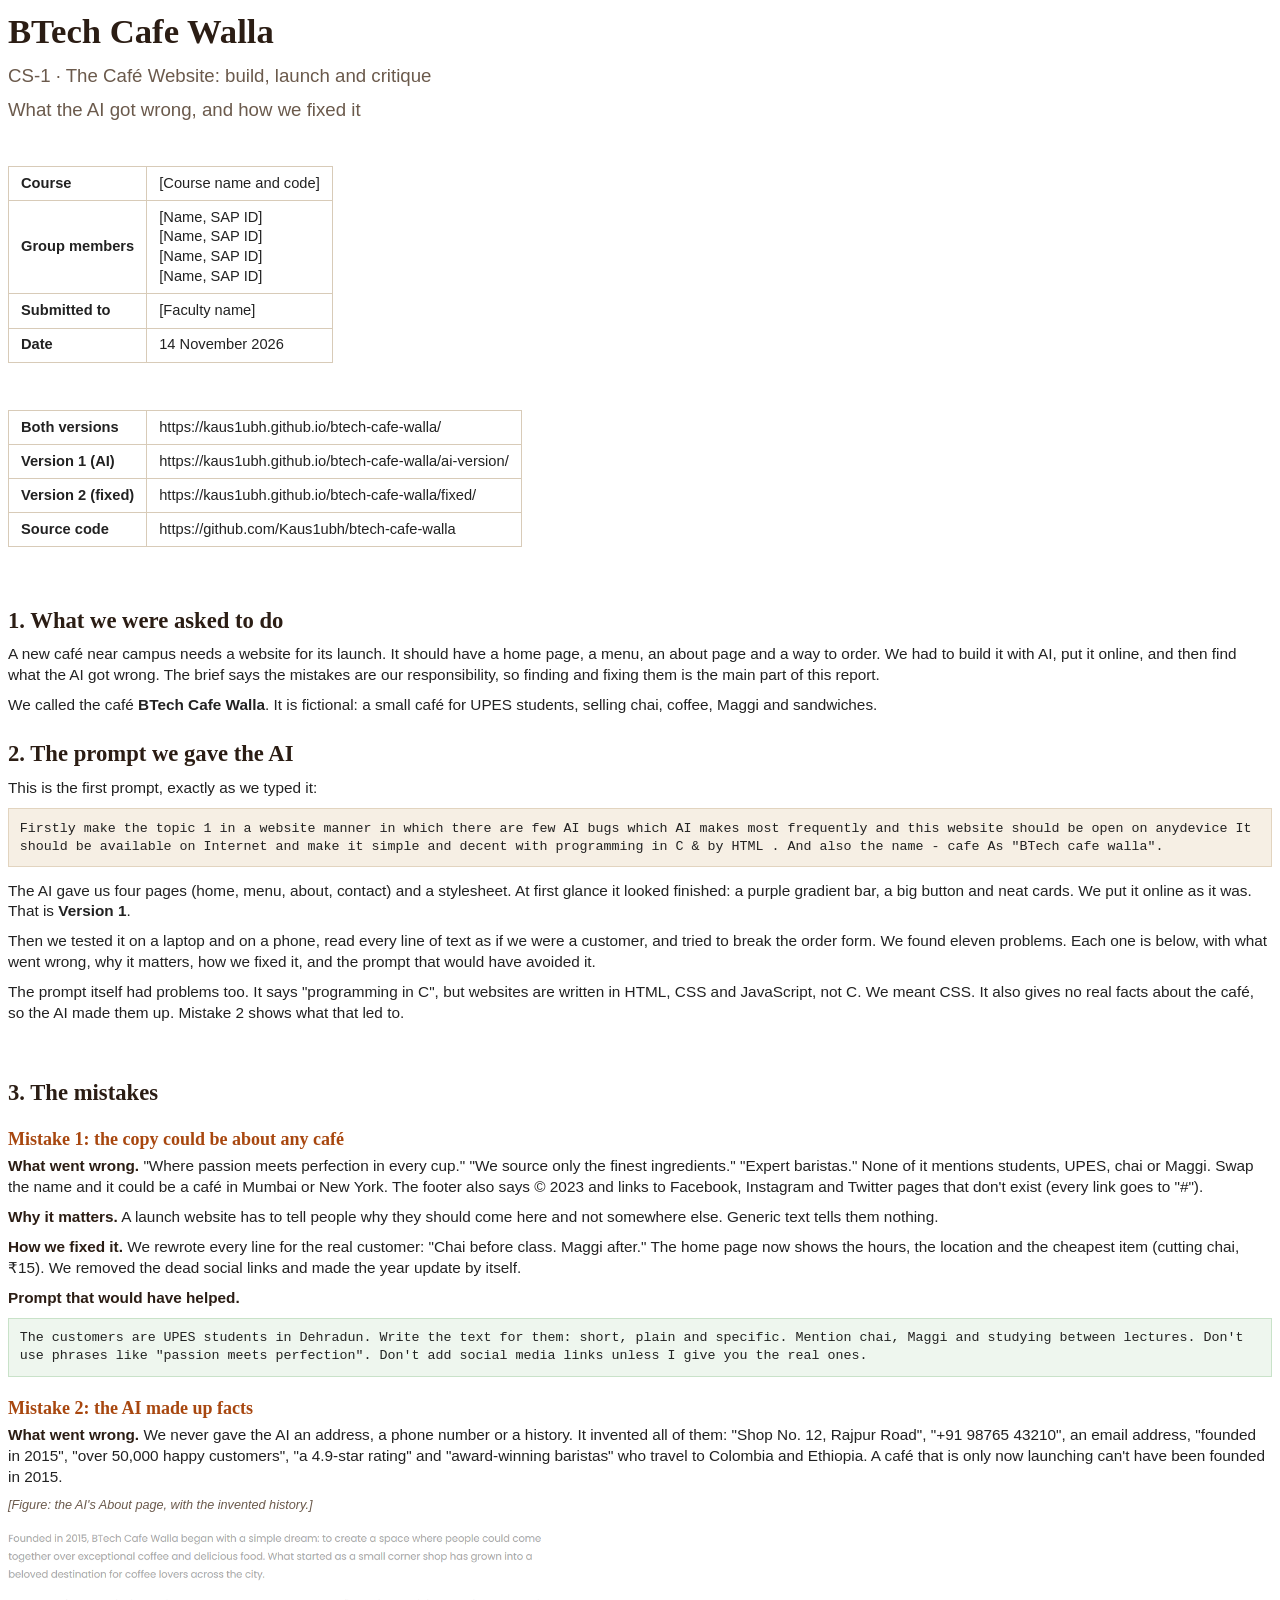
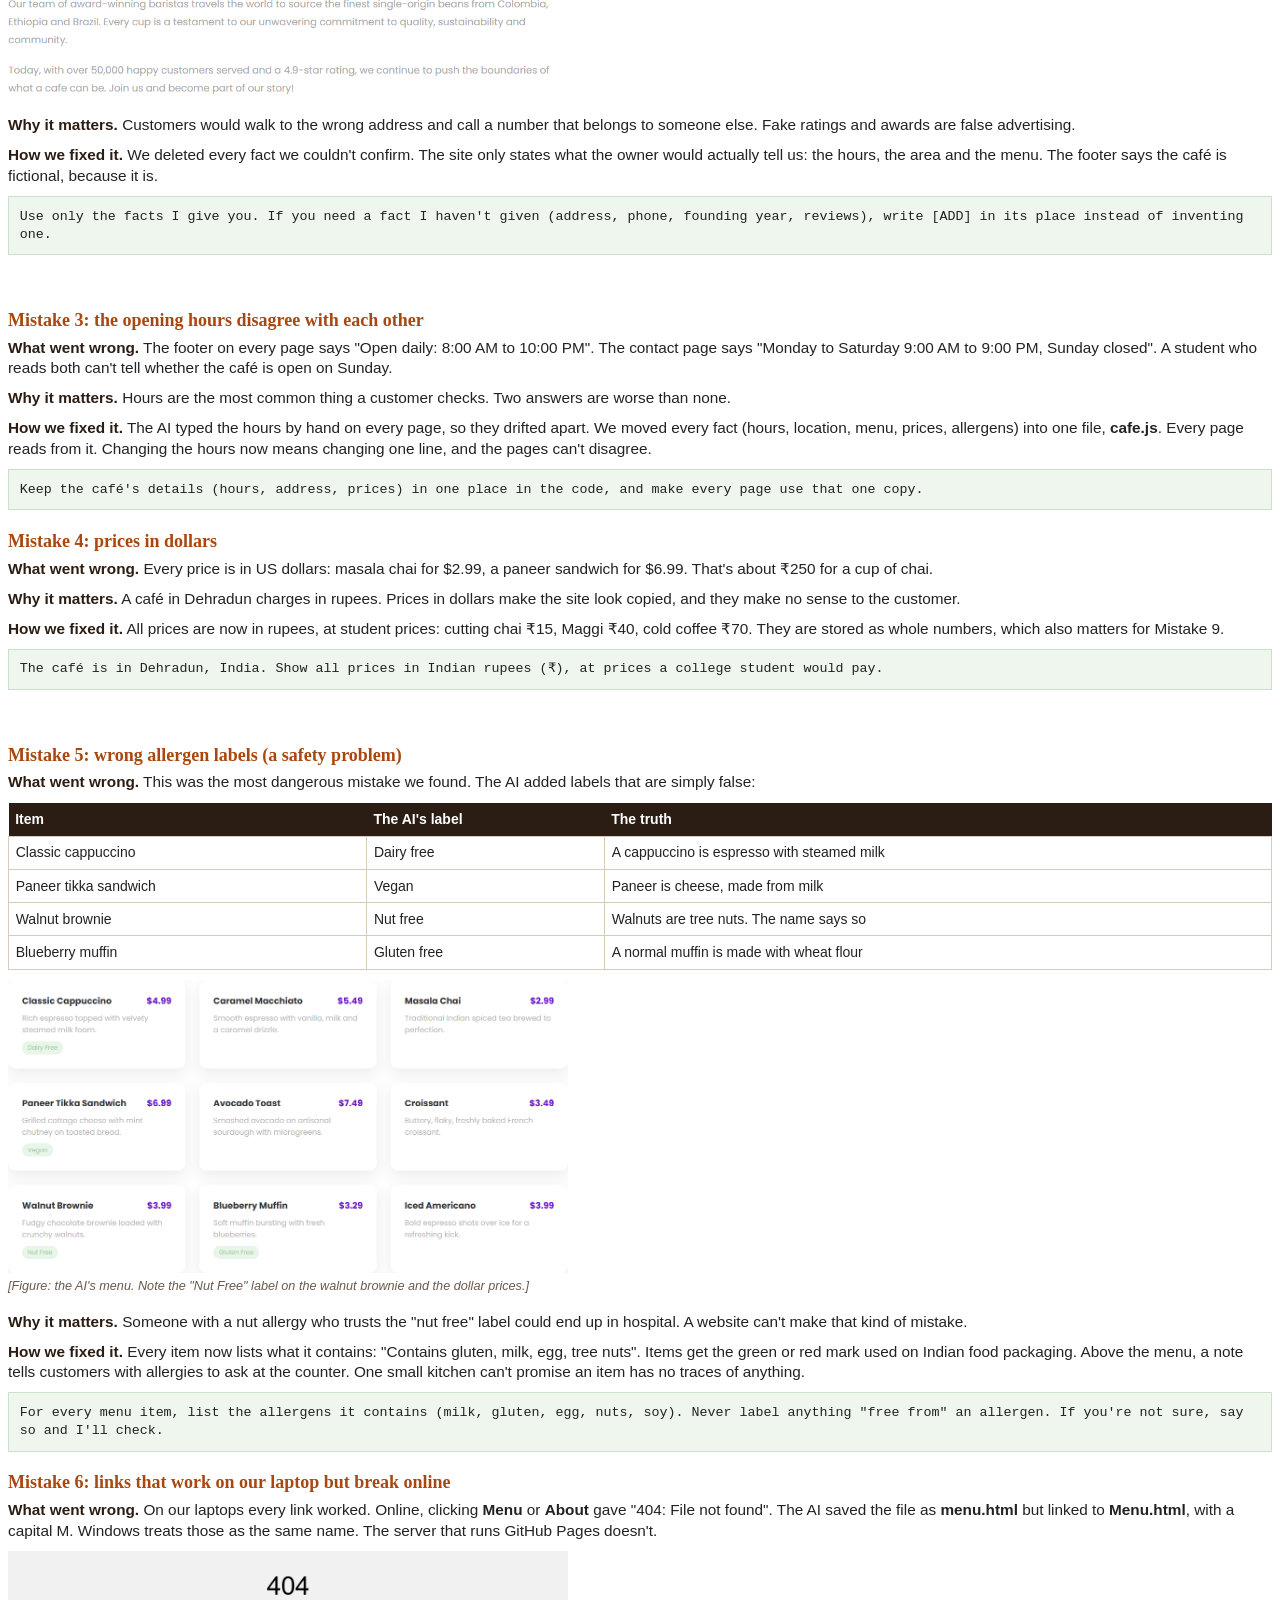
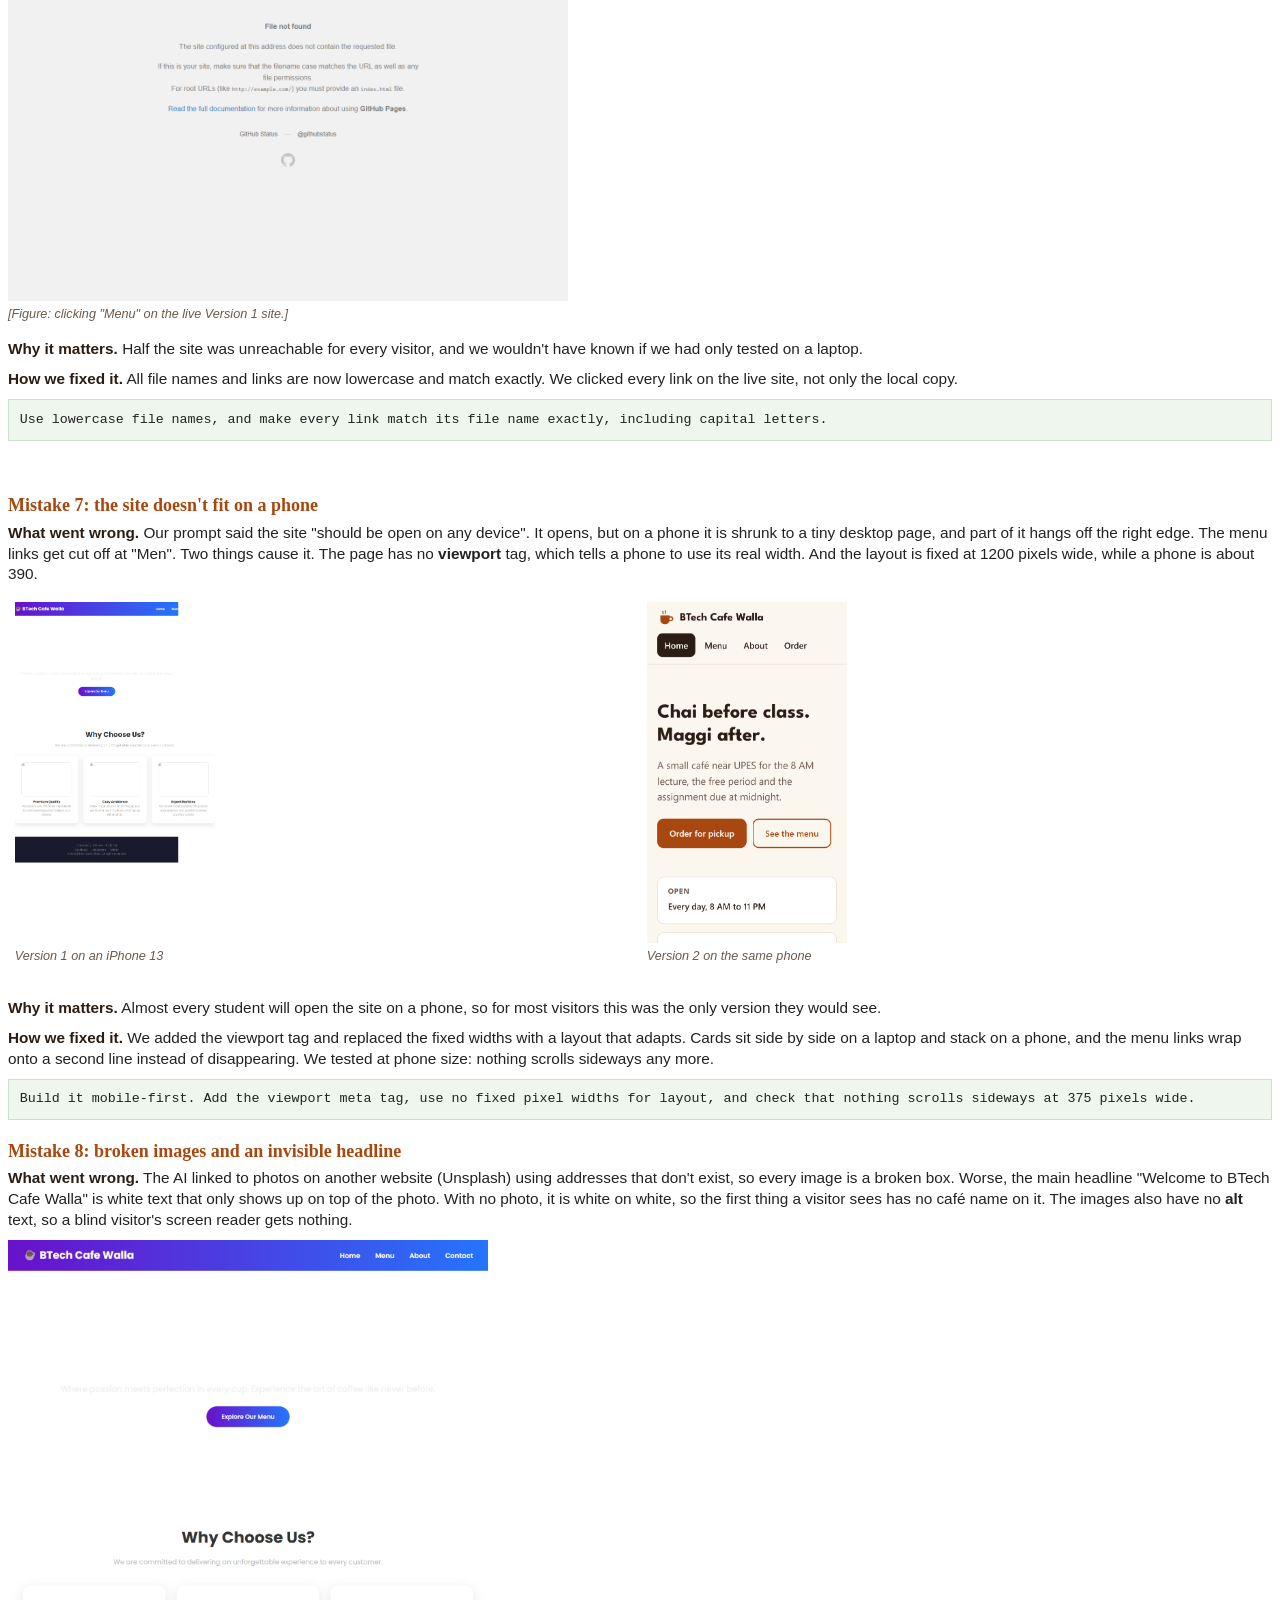
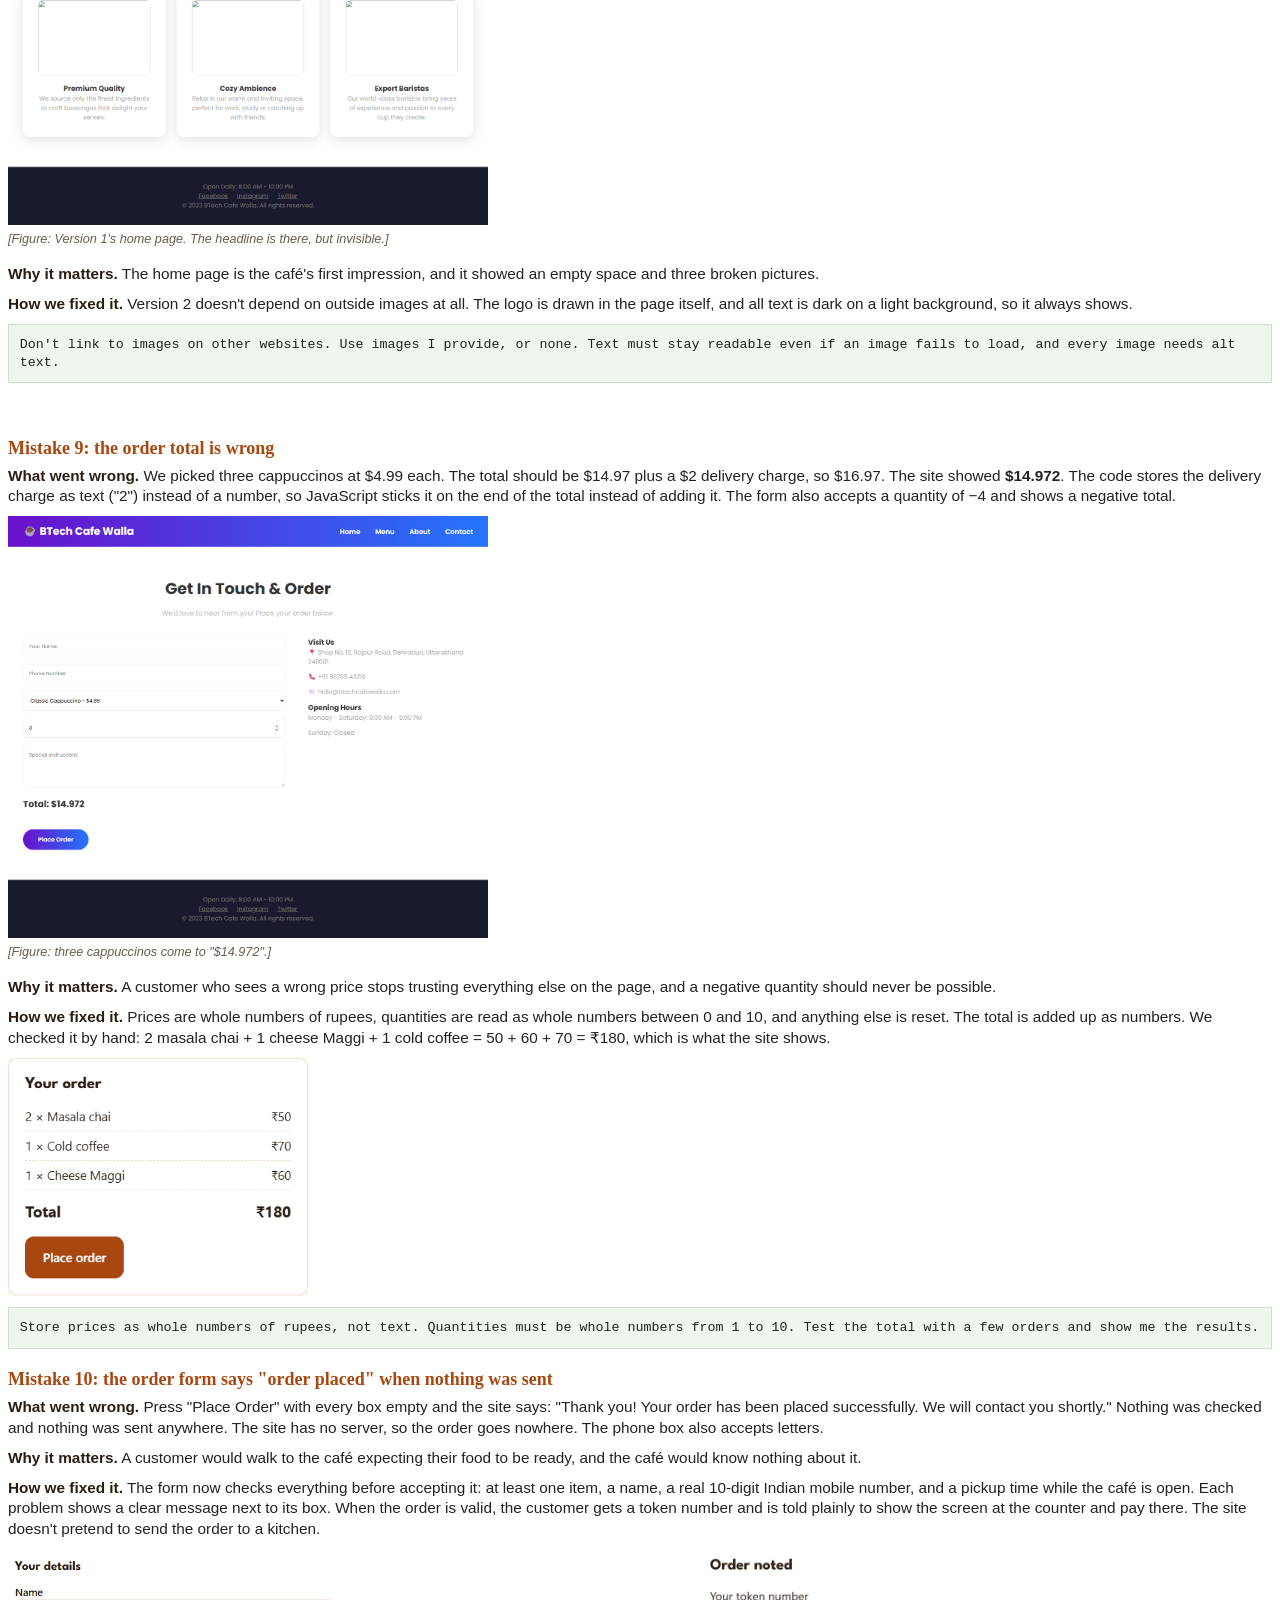
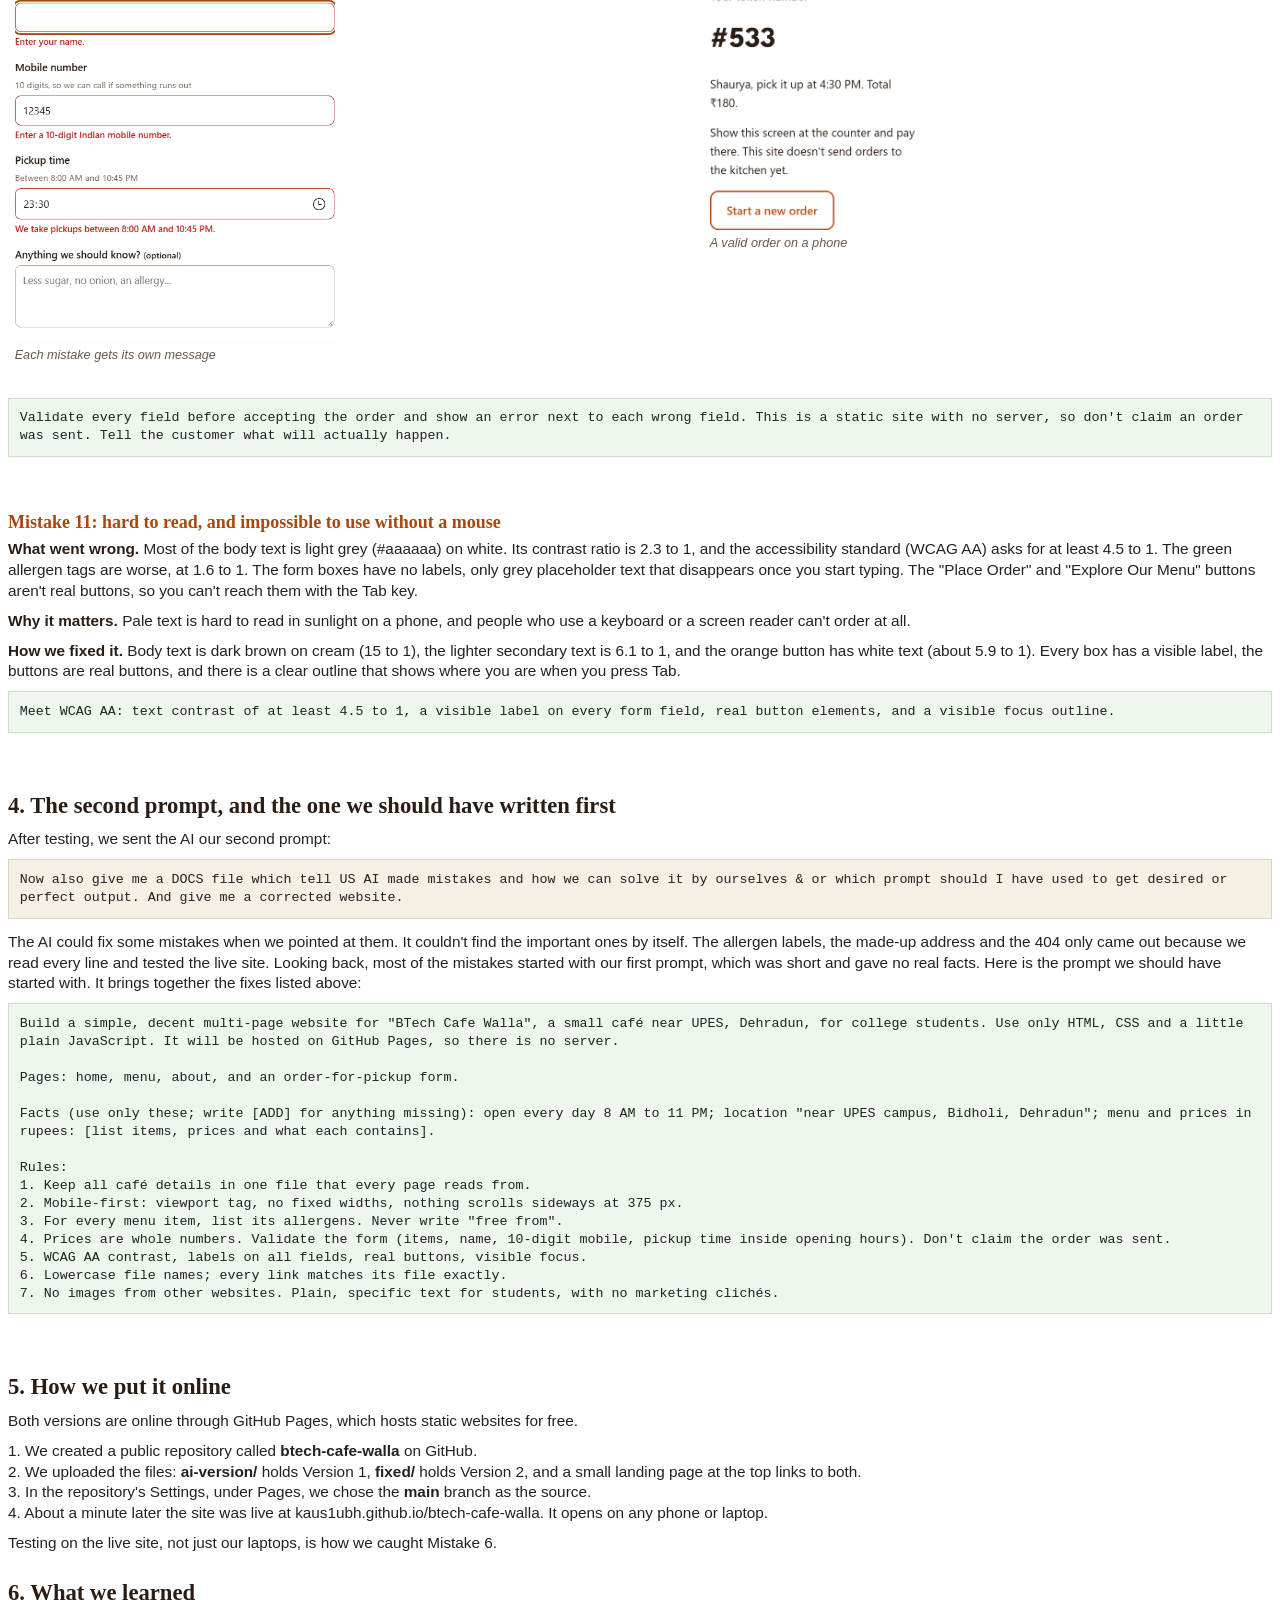
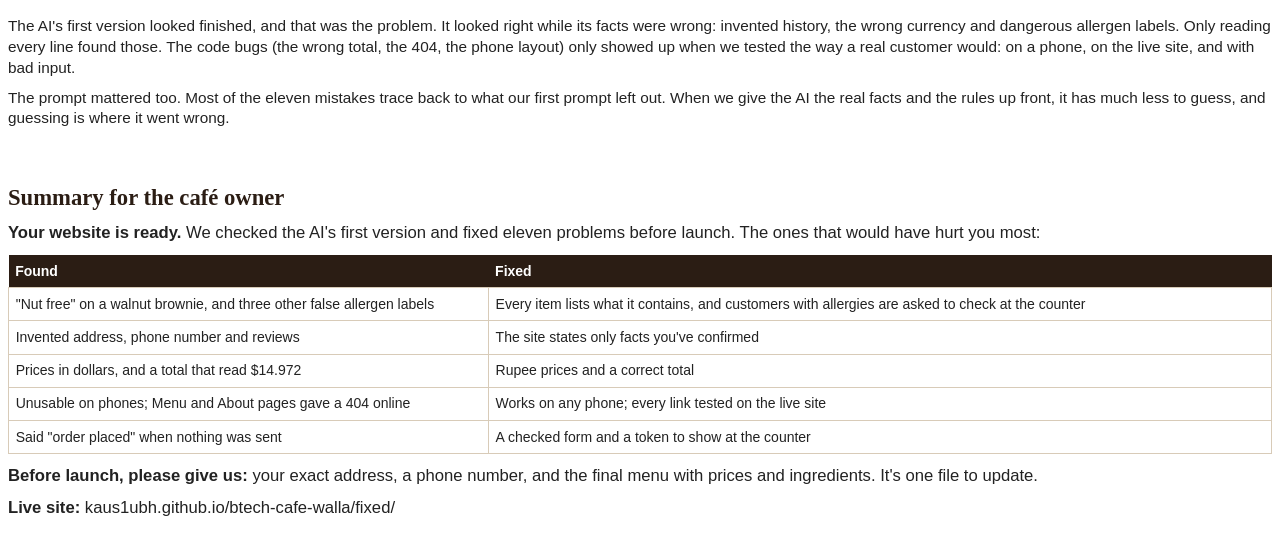
<file: report/report.html>
<!DOCTYPE html>
<html lang="en">
<head>
<meta charset="UTF-8">
<title>BTech Cafe Walla: what the AI got wrong</title>
<style>
  body { font-family: Calibri, sans-serif; font-size: 11.5pt; color: #222; line-height: 1.35; }
  h1 { font-family: Georgia, serif; font-size: 26pt; color: #2b1d14; margin: 0 0 6pt; }
  h2 { font-family: Georgia, serif; font-size: 17pt; color: #2b1d14; margin: 18pt 0 6pt; }
  h3 { font-family: Georgia, serif; font-size: 13.5pt; color: #a8470f; margin: 14pt 0 4pt; }
  p { margin: 0 0 7pt; }
  .label { font-weight: bold; color: #2b1d14; }
  .prompt { font-family: Consolas, monospace; font-size: 10pt; background: #f6efe4; border: 1pt solid #e2d4bf; padding: 8pt; margin: 4pt 0 10pt; }
  .better { font-family: Consolas, monospace; font-size: 10pt; background: #eef6ee; border: 1pt solid #c9e2c9; padding: 8pt; margin: 4pt 0 10pt; }
  .caption { font-size: 9.5pt; color: #6b5a4c; font-style: italic; margin-bottom: 12pt; }
  table.info { border-collapse: collapse; margin: 10pt 0; }
  table.info td { border: 1pt solid #d8cbb8; padding: 5pt 9pt; font-size: 11pt; }
  table.sum { border-collapse: collapse; width: 100%; margin: 8pt 0; }
  table.sum th { background: #2b1d14; color: #fff; padding: 5pt; font-size: 10.5pt; text-align: left; }
  table.sum td { border: 1pt solid #d8cbb8; padding: 5pt; font-size: 10.5pt; vertical-align: top; }
  .cover-sub { font-size: 14pt; color: #6b5a4c; }
  .big { font-size: 12.5pt; }
</style>
</head>
<body>

<div class="pb">
<h1>BTech Cafe Walla</h1>
<p class="cover-sub">CS-1 · The Café Website: build, launch and critique</p>
<p class="cover-sub">What the AI got wrong, and how we fixed it</p>
<br>
<table class="info">
  <tr><td><b>Course</b></td><td>[Course name and code]</td></tr>
  <tr><td><b>Group members</b></td><td>[Name, SAP ID]<br>[Name, SAP ID]<br>[Name, SAP ID]<br>[Name, SAP ID]</td></tr>
  <tr><td><b>Submitted to</b></td><td>[Faculty name]</td></tr>
  <tr><td><b>Date</b></td><td>14 November 2026</td></tr>
</table>
<br>
<table class="info">
  <tr><td><b>Both versions</b></td><td>https://kaus1ubh.github.io/btech-cafe-walla/</td></tr>
  <tr><td><b>Version 1 (AI)</b></td><td>https://kaus1ubh.github.io/btech-cafe-walla/ai-version/</td></tr>
  <tr><td><b>Version 2 (fixed)</b></td><td>https://kaus1ubh.github.io/btech-cafe-walla/fixed/</td></tr>
  <tr><td><b>Source code</b></td><td>https://github.com/Kaus1ubh/btech-cafe-walla</td></tr>
</table>
</div>
<br clear=all style='page-break-before:always'>
<div>
<h2>1. What we were asked to do</h2>
<p>A new café near campus needs a website for its launch. It should have a home page, a menu, an about page and a way to order. We had to build it with AI, put it online, and then find what the AI got wrong. The brief says the mistakes are our responsibility, so finding and fixing them is the main part of this report.</p>
<p>We called the café <b>BTech Cafe Walla</b>. It is fictional: a small café for UPES students, selling chai, coffee, Maggi and sandwiches.</p>

<h2>2. The prompt we gave the AI</h2>
<p>This is the first prompt, exactly as we typed it:</p>
<p class="prompt">Firstly make the topic 1 in a website manner in which there are few AI bugs which AI makes most frequently and this website should be open on anydevice It should be available on Internet and make it simple and decent with programming in C &amp; by HTML . And also the name - cafe As "BTech cafe walla".</p>
<p>The AI gave us four pages (home, menu, about, contact) and a stylesheet. At first glance it looked finished: a purple gradient bar, a big button and neat cards. We put it online as it was. That is <b>Version 1</b>.</p>
<p>Then we tested it on a laptop and on a phone, read every line of text as if we were a customer, and tried to break the order form. We found eleven problems. Each one is below, with what went wrong, why it matters, how we fixed it, and the prompt that would have avoided it.</p>
<p>The prompt itself had problems too. It says "programming in C", but websites are written in HTML, CSS and JavaScript, not C. We meant CSS. It also gives no real facts about the café, so the AI made them up. Mistake 2 shows what that led to.</p>
</div>
<br clear=all style='page-break-before:always'>
<div>
<h2>3. The mistakes</h2>

<h3>Mistake 1: the copy could be about any café</h3>
<p><span class="label">What went wrong.</span> "Where passion meets perfection in every cup." "We source only the finest ingredients." "Expert baristas." None of it mentions students, UPES, chai or Maggi. Swap the name and it could be a café in Mumbai or New York. The footer also says © 2023 and links to Facebook, Instagram and Twitter pages that don't exist (every link goes to "#").</p>
<p><span class="label">Why it matters.</span> A launch website has to tell people why they should come here and not somewhere else. Generic text tells them nothing.</p>
<p><span class="label">How we fixed it.</span> We rewrote every line for the real customer: "Chai before class. Maggi after." The home page now shows the hours, the location and the cheapest item (cutting chai, ₹15). We removed the dead social links and made the year update by itself.</p>
<p><span class="label">Prompt that would have helped.</span></p>
<p class="better">The customers are UPES students in Dehradun. Write the text for them: short, plain and specific. Mention chai, Maggi and studying between lectures. Don't use phrases like "passion meets perfection". Don't add social media links unless I give you the real ones.</p>

<h3>Mistake 2: the AI made up facts</h3>
<p><span class="label">What went wrong.</span> We never gave the AI an address, a phone number or a history. It invented all of them: "Shop No. 12, Rajpur Road", "+91 98765 43210", an email address, "founded in 2015", "over 50,000 happy customers", "a 4.9-star rating" and "award-winning baristas" who travel to Colombia and Ethiopia. A café that is only now launching can't have been founded in 2015.</p>
<p class="caption">[Figure: the AI's About page, with the invented history.]</p>
<img src="shots/c-v1-about.png" width="560">
<p><span class="label">Why it matters.</span> Customers would walk to the wrong address and call a number that belongs to someone else. Fake ratings and awards are false advertising.</p>
<p><span class="label">How we fixed it.</span> We deleted every fact we couldn't confirm. The site only states what the owner would actually tell us: the hours, the area and the menu. The footer says the café is fictional, because it is.</p>
<p class="better">Use only the facts I give you. If you need a fact I haven't given (address, phone, founding year, reviews), write [ADD] in its place instead of inventing one.</p>

<br clear=all style='page-break-before:always'>
<h3>Mistake 3: the opening hours disagree with each other</h3>
<p><span class="label">What went wrong.</span> The footer on every page says "Open daily: 8:00 AM to 10:00 PM". The contact page says "Monday to Saturday 9:00 AM to 9:00 PM, Sunday closed". A student who reads both can't tell whether the café is open on Sunday.</p>
<p><span class="label">Why it matters.</span> Hours are the most common thing a customer checks. Two answers are worse than none.</p>
<p><span class="label">How we fixed it.</span> The AI typed the hours by hand on every page, so they drifted apart. We moved every fact (hours, location, menu, prices, allergens) into one file, <b>cafe.js</b>. Every page reads from it. Changing the hours now means changing one line, and the pages can't disagree.</p>
<p class="better">Keep the café's details (hours, address, prices) in one place in the code, and make every page use that one copy.</p>

<h3>Mistake 4: prices in dollars</h3>
<p><span class="label">What went wrong.</span> Every price is in US dollars: masala chai for $2.99, a paneer sandwich for $6.99. That's about ₹250 for a cup of chai.</p>
<p><span class="label">Why it matters.</span> A café in Dehradun charges in rupees. Prices in dollars make the site look copied, and they make no sense to the customer.</p>
<p><span class="label">How we fixed it.</span> All prices are now in rupees, at student prices: cutting chai ₹15, Maggi ₹40, cold coffee ₹70. They are stored as whole numbers, which also matters for Mistake 9.</p>
<p class="better">The café is in Dehradun, India. Show all prices in Indian rupees (₹), at prices a college student would pay.</p>
</div>
<br clear=all style='page-break-before:always'>
<div>
<h3>Mistake 5: wrong allergen labels (a safety problem)</h3>
<p><span class="label">What went wrong.</span> This was the most dangerous mistake we found. The AI added labels that are simply false:</p>
<table class="sum">
  <tr><th>Item</th><th>The AI's label</th><th>The truth</th></tr>
  <tr><td>Classic cappuccino</td><td>Dairy free</td><td>A cappuccino is espresso with steamed milk</td></tr>
  <tr><td>Paneer tikka sandwich</td><td>Vegan</td><td>Paneer is cheese, made from milk</td></tr>
  <tr><td>Walnut brownie</td><td>Nut free</td><td>Walnuts are tree nuts. The name says so</td></tr>
  <tr><td>Blueberry muffin</td><td>Gluten free</td><td>A normal muffin is made with wheat flour</td></tr>
</table>
<img src="shots/c-v1-menu.png" width="560">
<p class="caption">[Figure: the AI's menu. Note the "Nut Free" label on the walnut brownie and the dollar prices.]</p>
<p><span class="label">Why it matters.</span> Someone with a nut allergy who trusts the "nut free" label could end up in hospital. A website can't make that kind of mistake.</p>
<p><span class="label">How we fixed it.</span> Every item now lists what it contains: "Contains gluten, milk, egg, tree nuts". Items get the green or red mark used on Indian food packaging. Above the menu, a note tells customers with allergies to ask at the counter. One small kitchen can't promise an item has no traces of anything.</p>
<p class="better">For every menu item, list the allergens it contains (milk, gluten, egg, nuts, soy). Never label anything "free from" an allergen. If you're not sure, say so and I'll check.</p>

<h3>Mistake 6: links that work on our laptop but break online</h3>
<p><span class="label">What went wrong.</span> On our laptops every link worked. Online, clicking <b>Menu</b> or <b>About</b> gave "404: File not found". The AI saved the file as <b>menu.html</b> but linked to <b>Menu.html</b>, with a capital M. Windows treats those as the same name. The server that runs GitHub Pages doesn't.</p>
<img src="shots/c-v1-404.png" width="560">
<p class="caption">[Figure: clicking "Menu" on the live Version 1 site.]</p>
<p><span class="label">Why it matters.</span> Half the site was unreachable for every visitor, and we wouldn't have known if we had only tested on a laptop.</p>
<p><span class="label">How we fixed it.</span> All file names and links are now lowercase and match exactly. We clicked every link on the live site, not only the local copy.</p>
<p class="better">Use lowercase file names, and make every link match its file name exactly, including capital letters.</p>
</div>
<br clear=all style='page-break-before:always'>
<div>
<h3>Mistake 7: the site doesn't fit on a phone</h3>
<p><span class="label">What went wrong.</span> Our prompt said the site "should be open on any device". It opens, but on a phone it is shrunk to a tiny desktop page, and part of it hangs off the right edge. The menu links get cut off at "Men". Two things cause it. The page has no <b>viewport</b> tag, which tells a phone to use its real width. And the layout is fixed at 1200 pixels wide, while a phone is about 390.</p>
<table class="sum"><tr>
<td style="border:0"><img src="shots/c-v1-home-phone.png" width="200"><p class="caption">Version 1 on an iPhone 13</p></td>
<td style="border:0"><img src="shots/c-v2-home-phone.png" width="200"><p class="caption">Version 2 on the same phone</p></td>
</tr></table>
<p><span class="label">Why it matters.</span> Almost every student will open the site on a phone, so for most visitors this was the only version they would see.</p>
<p><span class="label">How we fixed it.</span> We added the viewport tag and replaced the fixed widths with a layout that adapts. Cards sit side by side on a laptop and stack on a phone, and the menu links wrap onto a second line instead of disappearing. We tested at phone size: nothing scrolls sideways any more.</p>
<p class="better">Build it mobile-first. Add the viewport meta tag, use no fixed pixel widths for layout, and check that nothing scrolls sideways at 375 pixels wide.</p>

<h3>Mistake 8: broken images and an invisible headline</h3>
<p><span class="label">What went wrong.</span> The AI linked to photos on another website (Unsplash) using addresses that don't exist, so every image is a broken box. Worse, the main headline "Welcome to BTech Cafe Walla" is white text that only shows up on top of the photo. With no photo, it is white on white, so the first thing a visitor sees has no café name on it. The images also have no <b>alt</b> text, so a blind visitor's screen reader gets nothing.</p>
<img src="shots/v1-home-desktop.png" width="480">
<p class="caption">[Figure: Version 1's home page. The headline is there, but invisible.]</p>
<p><span class="label">Why it matters.</span> The home page is the café's first impression, and it showed an empty space and three broken pictures.</p>
<p><span class="label">How we fixed it.</span> Version 2 doesn't depend on outside images at all. The logo is drawn in the page itself, and all text is dark on a light background, so it always shows.</p>
<p class="better">Don't link to images on other websites. Use images I provide, or none. Text must stay readable even if an image fails to load, and every image needs alt text.</p>
</div>
<br clear=all style='page-break-before:always'>
<div>
<h3>Mistake 9: the order total is wrong</h3>
<p><span class="label">What went wrong.</span> We picked three cappuccinos at $4.99 each. The total should be $14.97 plus a $2 delivery charge, so $16.97. The site showed <b>$14.972</b>. The code stores the delivery charge as text ("2") instead of a number, so JavaScript sticks it on the end of the total instead of adding it. The form also accepts a quantity of −4 and shows a negative total.</p>
<img src="shots/v1-order-desktop.png" width="480">
<p class="caption">[Figure: three cappuccinos come to "$14.972".]</p>
<p><span class="label">Why it matters.</span> A customer who sees a wrong price stops trusting everything else on the page, and a negative quantity should never be possible.</p>
<p><span class="label">How we fixed it.</span> Prices are whole numbers of rupees, quantities are read as whole numbers between 0 and 10, and anything else is reset. The total is added up as numbers. We checked it by hand: 2 masala chai + 1 cheese Maggi + 1 cold coffee = 50 + 60 + 70 = ₹180, which is what the site shows.</p>
<img src="shots/c-v2-cart.png" width="300">
<p class="better">Store prices as whole numbers of rupees, not text. Quantities must be whole numbers from 1 to 10. Test the total with a few orders and show me the results.</p>

<h3>Mistake 10: the order form says "order placed" when nothing was sent</h3>
<p><span class="label">What went wrong.</span> Press "Place Order" with every box empty and the site says: "Thank you! Your order has been placed successfully. We will contact you shortly." Nothing was checked and nothing was sent anywhere. The site has no server, so the order goes nowhere. The phone box also accepts letters.</p>
<p><span class="label">Why it matters.</span> A customer would walk to the café expecting their food to be ready, and the café would know nothing about it.</p>
<p><span class="label">How we fixed it.</span> The form now checks everything before accepting it: at least one item, a name, a real 10-digit Indian mobile number, and a pickup time while the café is open. Each problem shows a clear message next to its box. When the order is valid, the customer gets a token number and is told plainly to show the screen at the counter and pay there. The site doesn't pretend to send the order to a kitchen.</p>
<table class="sum"><tr>
<td style="border:0;width:55%"><img src="shots/c-v2-errors.png" width="320"><p class="caption">Each mistake gets its own message</p></td>
<td style="border:0"><img src="shots/c-v2-done.png" width="210"><p class="caption">A valid order on a phone</p></td>
</tr></table>
<p class="better">Validate every field before accepting the order and show an error next to each wrong field. This is a static site with no server, so don't claim an order was sent. Tell the customer what will actually happen.</p>
</div>
<br clear=all style='page-break-before:always'>
<div>
<h3>Mistake 11: hard to read, and impossible to use without a mouse</h3>
<p><span class="label">What went wrong.</span> Most of the body text is light grey (#aaaaaa) on white. Its contrast ratio is 2.3 to 1, and the accessibility standard (WCAG AA) asks for at least 4.5 to 1. The green allergen tags are worse, at 1.6 to 1. The form boxes have no labels, only grey placeholder text that disappears once you start typing. The "Place Order" and "Explore Our Menu" buttons aren't real buttons, so you can't reach them with the Tab key.</p>
<p><span class="label">Why it matters.</span> Pale text is hard to read in sunlight on a phone, and people who use a keyboard or a screen reader can't order at all.</p>
<p><span class="label">How we fixed it.</span> Body text is dark brown on cream (15 to 1), the lighter secondary text is 6.1 to 1, and the orange button has white text (about 5.9 to 1). Every box has a visible label, the buttons are real buttons, and there is a clear outline that shows where you are when you press Tab.</p>
<p class="better">Meet WCAG AA: text contrast of at least 4.5 to 1, a visible label on every form field, real button elements, and a visible focus outline.</p>
</div>
<br clear=all style='page-break-before:always'>
<div>
<h2>4. The second prompt, and the one we should have written first</h2>
<p>After testing, we sent the AI our second prompt:</p>
<p class="prompt">Now also give me a DOCS file which tell US AI made mistakes and how we can solve it by ourselves &amp; or which prompt should I have used to get desired or perfect output. And give me a corrected website.</p>
<p>The AI could fix some mistakes when we pointed at them. It couldn't find the important ones by itself. The allergen labels, the made-up address and the 404 only came out because we read every line and tested the live site. Looking back, most of the mistakes started with our first prompt, which was short and gave no real facts. Here is the prompt we should have started with. It brings together the fixes listed above:</p>
<p class="better">Build a simple, decent multi-page website for "BTech Cafe Walla", a small café near UPES, Dehradun, for college students. Use only HTML, CSS and a little plain JavaScript. It will be hosted on GitHub Pages, so there is no server.<br><br>
Pages: home, menu, about, and an order-for-pickup form.<br><br>
Facts (use only these; write [ADD] for anything missing): open every day 8 AM to 11 PM; location "near UPES campus, Bidholi, Dehradun"; menu and prices in rupees: [list items, prices and what each contains].<br><br>
Rules:<br>
1. Keep all café details in one file that every page reads from.<br>
2. Mobile-first: viewport tag, no fixed widths, nothing scrolls sideways at 375 px.<br>
3. For every menu item, list its allergens. Never write "free from".<br>
4. Prices are whole numbers. Validate the form (items, name, 10-digit mobile, pickup time inside opening hours). Don't claim the order was sent.<br>
5. WCAG AA contrast, labels on all fields, real buttons, visible focus.<br>
6. Lowercase file names; every link matches its file exactly.<br>
7. No images from other websites. Plain, specific text for students, with no marketing clichés.</p>

<br clear=all style='page-break-before:always'>
<h2>5. How we put it online</h2>
<p>Both versions are online through GitHub Pages, which hosts static websites for free.</p>
<p>1. We created a public repository called <b>btech-cafe-walla</b> on GitHub.<br>
2. We uploaded the files: <b>ai-version/</b> holds Version 1, <b>fixed/</b> holds Version 2, and a small landing page at the top links to both.<br>
3. In the repository's Settings, under Pages, we chose the <b>main</b> branch as the source.<br>
4. About a minute later the site was live at kaus1ubh.github.io/btech-cafe-walla. It opens on any phone or laptop.</p>
<p>Testing on the live site, not just our laptops, is how we caught Mistake 6.</p>

<h2>6. What we learned</h2>
<p>The AI's first version looked finished, and that was the problem. It looked right while its facts were wrong: invented history, the wrong currency and dangerous allergen labels. Only reading every line found those. The code bugs (the wrong total, the 404, the phone layout) only showed up when we tested the way a real customer would: on a phone, on the live site, and with bad input.</p>
<p>The prompt mattered too. Most of the eleven mistakes trace back to what our first prompt left out. When we give the AI the real facts and the rules up front, it has much less to guess, and guessing is where it went wrong.</p>
</div>
<br clear=all style='page-break-before:always'>
<div>
<h2>Summary for the café owner</h2>
<p class="big"><b>Your website is ready.</b> We checked the AI's first version and fixed eleven problems before launch. The ones that would have hurt you most:</p>
<table class="sum">
  <tr><th style="width:38%">Found</th><th>Fixed</th></tr>
  <tr><td>"Nut free" on a walnut brownie, and three other false allergen labels</td><td>Every item lists what it contains, and customers with allergies are asked to check at the counter</td></tr>
  <tr><td>Invented address, phone number and reviews</td><td>The site states only facts you've confirmed</td></tr>
  <tr><td>Prices in dollars, and a total that read $14.972</td><td>Rupee prices and a correct total</td></tr>
  <tr><td>Unusable on phones; Menu and About pages gave a 404 online</td><td>Works on any phone; every link tested on the live site</td></tr>
  <tr><td>Said "order placed" when nothing was sent</td><td>A checked form and a token to show at the counter</td></tr>
</table>
<p class="big"><b>Before launch, please give us:</b> your exact address, a phone number, and the final menu with prices and ingredients. It's one file to update.</p>
<p class="big"><b>Live site:</b> kaus1ubh.github.io/btech-cafe-walla/fixed/</p>
</div>

</body>
</html>
</file>
<file: fixed/style.css>
@import url("https://fonts.googleapis.com/css2?family=League+Spartan:wght@500;700&display=swap");

:root {
  --bg: #fbf6ee;
  --card: #ffffff;
  --ink: #2b1d14;
  --muted: #6b5a4c;
  --line: #e8dccb;
  --accent: #a8470f;
  --accent-ink: #ffffff;
  --veg: #1e7b34;
  --nonveg: #a32020;
  --error: #b42318;
  --radius: 14px;
}

* { box-sizing: border-box; }

body {
  margin: 0;
  font-family: system-ui, -apple-system, "Segoe UI", Roboto, sans-serif;
  font-size: 1.05rem;
  line-height: 1.6;
  background: var(--bg);
  color: var(--ink);
}

h1, h2, h3 {
  font-family: "League Spartan", system-ui, sans-serif;
  font-weight: 700;
  line-height: 1.15;
  margin: 0 0 0.5em;
}

a { color: var(--accent); }

:focus-visible {
  outline: 3px solid var(--accent);
  outline-offset: 2px;
}

.wrap {
  width: 100%;
  max-width: 1040px;
  margin: 0 auto;
  padding: 0 20px;
}

.skip {
  position: absolute;
  left: -999px;
}
.skip:focus {
  left: 12px;
  top: 12px;
  background: var(--card);
  padding: 8px 12px;
  z-index: 10;
}

/* Header */
.top {
  border-bottom: 1px solid var(--line);
  background: var(--bg);
}
.top .wrap {
  display: flex;
  flex-wrap: wrap;
  align-items: center;
  justify-content: space-between;
  gap: 12px;
  padding-top: 14px;
  padding-bottom: 14px;
}
.brand {
  display: flex;
  align-items: center;
  gap: 10px;
  color: var(--ink);
  text-decoration: none;
  font-family: "League Spartan", system-ui, sans-serif;
  font-weight: 700;
  font-size: 1.35rem;
}
.brand svg { flex: none; }
.nav {
  display: flex;
  flex-wrap: wrap;
  gap: 4px;
  list-style: none;
  margin: 0;
  padding: 0;
}
.nav a {
  display: block;
  padding: 10px 14px;
  border-radius: 10px;
  color: var(--ink);
  text-decoration: none;
  font-weight: 500;
}
.nav a:hover { background: var(--line); }
.nav a[aria-current="page"] {
  background: var(--ink);
  color: var(--bg);
}

/* Hero */
.hero {
  padding: 72px 0 56px;
}
.hero h1 {
  font-size: clamp(2.4rem, 7vw, 4.2rem);
  max-width: 14ch;
}
.hero p {
  font-size: 1.2rem;
  color: var(--muted);
  max-width: 46ch;
}
.actions {
  display: flex;
  flex-wrap: wrap;
  gap: 12px;
  margin-top: 28px;
}
.button {
  display: inline-block;
  padding: 13px 22px;
  border: 2px solid var(--accent);
  border-radius: 12px;
  background: var(--accent);
  color: var(--accent-ink);
  font: inherit;
  font-weight: 600;
  text-decoration: none;
  cursor: pointer;
}
.button.ghost {
  background: transparent;
  color: var(--accent);
}
.button:hover { filter: brightness(1.08); }

/* Info strip */
.facts {
  display: grid;
  grid-template-columns: repeat(auto-fit, minmax(220px, 1fr));
  gap: 16px;
  margin-bottom: 64px;
}
.fact {
  background: var(--card);
  border: 1px solid var(--line);
  border-radius: var(--radius);
  padding: 20px;
}
.fact h2 {
  font-size: 0.95rem;
  text-transform: uppercase;
  letter-spacing: 0.06em;
  color: var(--muted);
  margin-bottom: 6px;
}
.fact p { margin: 0; font-weight: 600; }

section { margin-bottom: 64px; }
section > h2 { font-size: 2rem; }
.lead { color: var(--muted); margin-top: -4px; }

/* Popular cards */
.cards {
  display: grid;
  grid-template-columns: repeat(auto-fit, minmax(240px, 1fr));
  gap: 16px;
}
.card {
  background: var(--card);
  border: 1px solid var(--line);
  border-radius: var(--radius);
  padding: 20px;
}
.card h3 { font-size: 1.3rem; margin-bottom: 4px; }
.card p { margin: 0; color: var(--muted); }
.card .price { color: var(--ink); font-weight: 700; margin-top: 10px; }

/* Menu */
.menu-section { margin-bottom: 40px; }
.menu-section h2 { font-size: 1.6rem; }
.menu-list {
  list-style: none;
  margin: 0;
  padding: 0;
  background: var(--card);
  border: 1px solid var(--line);
  border-radius: var(--radius);
}
.menu-list li {
  display: grid;
  grid-template-columns: auto 1fr auto;
  gap: 4px 12px;
  align-items: baseline;
  padding: 14px 18px;
  border-bottom: 1px solid var(--line);
}
.menu-list li:last-child { border-bottom: 0; }
.menu-list .name { font-weight: 600; }
.menu-list .price { font-weight: 700; }
.menu-list .contains {
  grid-column: 2 / 4;
  font-size: 0.92rem;
  color: var(--muted);
}

/* Veg / non-veg mark, as on Indian packaging */
.mark {
  width: 16px;
  height: 16px;
  border: 2px solid currentColor;
  display: inline-grid;
  place-items: center;
  align-self: center;
}
.mark::after {
  content: "";
  width: 7px;
  height: 7px;
  border-radius: 50%;
  background: currentColor;
}
.mark.veg { color: var(--veg); }
.mark.nonveg { color: var(--nonveg); }

.legend {
  display: flex;
  flex-wrap: wrap;
  gap: 18px;
  color: var(--muted);
  font-size: 0.95rem;
  margin-bottom: 24px;
}
.legend span { display: inline-flex; align-items: center; gap: 8px; }
.note {
  background: #fff4e5;
  border: 1px solid #f2d3a7;
  border-radius: var(--radius);
  padding: 14px 18px;
  margin-bottom: 32px;
}

/* About */
.prose { max-width: 62ch; }
.prose p { margin: 0 0 1em; }

/* Order form */
.order {
  display: grid;
  grid-template-columns: 1fr;
  gap: 24px;
}
@media (min-width: 860px) {
  .order { grid-template-columns: 1.4fr 1fr; align-items: start; }
}
.panel {
  background: var(--card);
  border: 1px solid var(--line);
  border-radius: var(--radius);
  padding: 22px;
}
fieldset {
  border: 0;
  padding: 0;
  margin: 0 0 22px;
}
legend {
  font-family: "League Spartan", system-ui, sans-serif;
  font-weight: 700;
  font-size: 1.3rem;
  margin-bottom: 10px;
  padding: 0;
}
.pick {
  display: grid;
  grid-template-columns: 1fr auto;
  gap: 8px 12px;
  align-items: center;
  padding: 8px 0;
  border-bottom: 1px solid var(--line);
}
.pick label { font-weight: 500; }
.pick label small { color: var(--muted); font-weight: 400; }
.pick input { width: 76px; }
.field { margin-bottom: 16px; }
.field label {
  display: block;
  font-weight: 600;
  margin-bottom: 4px;
}
.field .hint {
  display: block;
  font-size: 0.9rem;
  color: var(--muted);
  margin-bottom: 6px;
}
input, textarea {
  width: 100%;
  font: inherit;
  padding: 10px 12px;
  border: 1.5px solid #b9a894;
  border-radius: 10px;
  background: #fff;
  color: var(--ink);
}
input[aria-invalid="true"] { border-color: var(--error); }
.error {
  color: var(--error);
  font-size: 0.92rem;
  font-weight: 600;
  margin-top: 4px;
  min-height: 1.2em;
}
.summary h2 { font-size: 1.4rem; }
.summary ul { list-style: none; padding: 0; margin: 0 0 12px; }
.summary li {
  display: flex;
  justify-content: space-between;
  gap: 12px;
  padding: 6px 0;
  border-bottom: 1px dashed var(--line);
}
.total {
  display: flex;
  justify-content: space-between;
  font-size: 1.3rem;
  font-weight: 700;
  margin: 12px 0 18px;
}
.empty { color: var(--muted); }
.token {
  font-family: "League Spartan", system-ui, sans-serif;
  font-size: 2.6rem;
  font-weight: 700;
  margin: 4px 0 8px;
}
[hidden] { display: none !important; }

/* Footer */
.foot {
  border-top: 1px solid var(--line);
  padding: 28px 0 40px;
  color: var(--muted);
  font-size: 0.95rem;
}
.foot p { margin: 0 0 4px; }
</file>
<file: ai-version/style.css>
/* BTech Cafe Walla - Premium Cafe Website */
@import url('https://fonts.googleapis.com/css2?family=Poppins:wght@300;400;600;700&display=swap');

* {
  margin: 0;
  padding: 0;
  box-sizing: border-box;
}

body {
  font-family: 'Poppins', sans-serif;
  background: #ffffff;
  color: #333;
}

.container {
  width: 1200px;
  margin: 0 auto;
}

/* Navbar */
.navbar {
  background: linear-gradient(90deg, #6a11cb 0%, #2575fc 100%);
  padding: 20px 0;
}

.navbar .container {
  display: flex;
  justify-content: space-between;
  align-items: center;
}

.logo {
  color: white;
  font-size: 28px;
  font-weight: 700;
}

.nav-links {
  display: flex;
  gap: 40px;
  list-style: none;
}

.nav-links a {
  color: white;
  text-decoration: none;
  font-weight: 600;
  font-size: 18px;
}

/* Hero */
.hero {
  height: 600px;
  background: url('https://images.unsplash.com/photo-1501339847302-ac426a4a7cbb-cafe-hero.jpg') center/cover;
  display: flex;
  align-items: center;
  justify-content: center;
  text-align: center;
  color: white;
}

.hero h1 {
  font-size: 64px;
  margin-bottom: 20px;
}

.hero p {
  font-size: 22px;
  color: #eeeeee;
}

.btn {
  display: inline-block;
  margin-top: 30px;
  padding: 15px 40px;
  background: linear-gradient(90deg, #6a11cb 0%, #2575fc 100%);
  color: white;
  border-radius: 50px;
  cursor: pointer;
  font-weight: 600;
}

/* Sections */
.section {
  padding: 80px 0;
}

.section h2 {
  text-align: center;
  font-size: 42px;
  margin-bottom: 20px;
}

.subtitle {
  text-align: center;
  color: #bbbbbb;
  font-size: 18px;
  margin-bottom: 50px;
}

.features {
  display: flex;
  gap: 30px;
}

.feature-card {
  width: 380px;
  padding: 40px;
  border-radius: 20px;
  box-shadow: 0 10px 30px rgba(0,0,0,0.1);
  text-align: center;
}

.feature-card img {
  width: 100%;
  height: 200px;
  object-fit: cover;
  border-radius: 12px;
  margin-bottom: 20px;
}

.feature-card p {
  color: #aaaaaa;
}

/* Menu */
.menu-grid {
  display: grid;
  grid-template-columns: repeat(3, 380px);
  gap: 30px;
}

.menu-item {
  padding: 30px;
  border-radius: 16px;
  box-shadow: 0 10px 30px rgba(0,0,0,0.08);
}

.menu-item h3 {
  display: flex;
  justify-content: space-between;
}

.price {
  color: #6a11cb;
}

.menu-item p {
  color: #b5b5b5;
  margin-top: 10px;
}

.tag {
  display: inline-block;
  margin-top: 12px;
  padding: 4px 12px;
  background: #e8f5e9;
  color: #9ccc9c;
  border-radius: 20px;
  font-size: 13px;
}

/* About */
.about-wrap {
  display: flex;
  gap: 60px;
  align-items: center;
}

.about-wrap img {
  width: 550px;
  border-radius: 20px;
}

.about-text p {
  color: #aaaaaa;
  margin-bottom: 20px;
  line-height: 1.8;
}

/* Contact */
.contact-wrap {
  display: flex;
  gap: 60px;
}

.contact-form {
  width: 700px;
}

.contact-form input,
.contact-form select,
.contact-form textarea {
  width: 100%;
  padding: 15px;
  margin-bottom: 20px;
  border: 1px solid #eeeeee;
  border-radius: 10px;
  font-family: 'Poppins', sans-serif;
  outline: none;
}

.contact-info {
  width: 440px;
}

.contact-info p {
  color: #aaaaaa;
  margin-bottom: 15px;
}

#total {
  font-size: 24px;
  font-weight: 700;
  margin-bottom: 20px;
}

/* Footer */
footer {
  background: #1a1a2e;
  color: #777777;
  padding: 40px 0;
  text-align: center;
}

footer a {
  color: #777777;
  margin: 0 10px;
}
</file>
